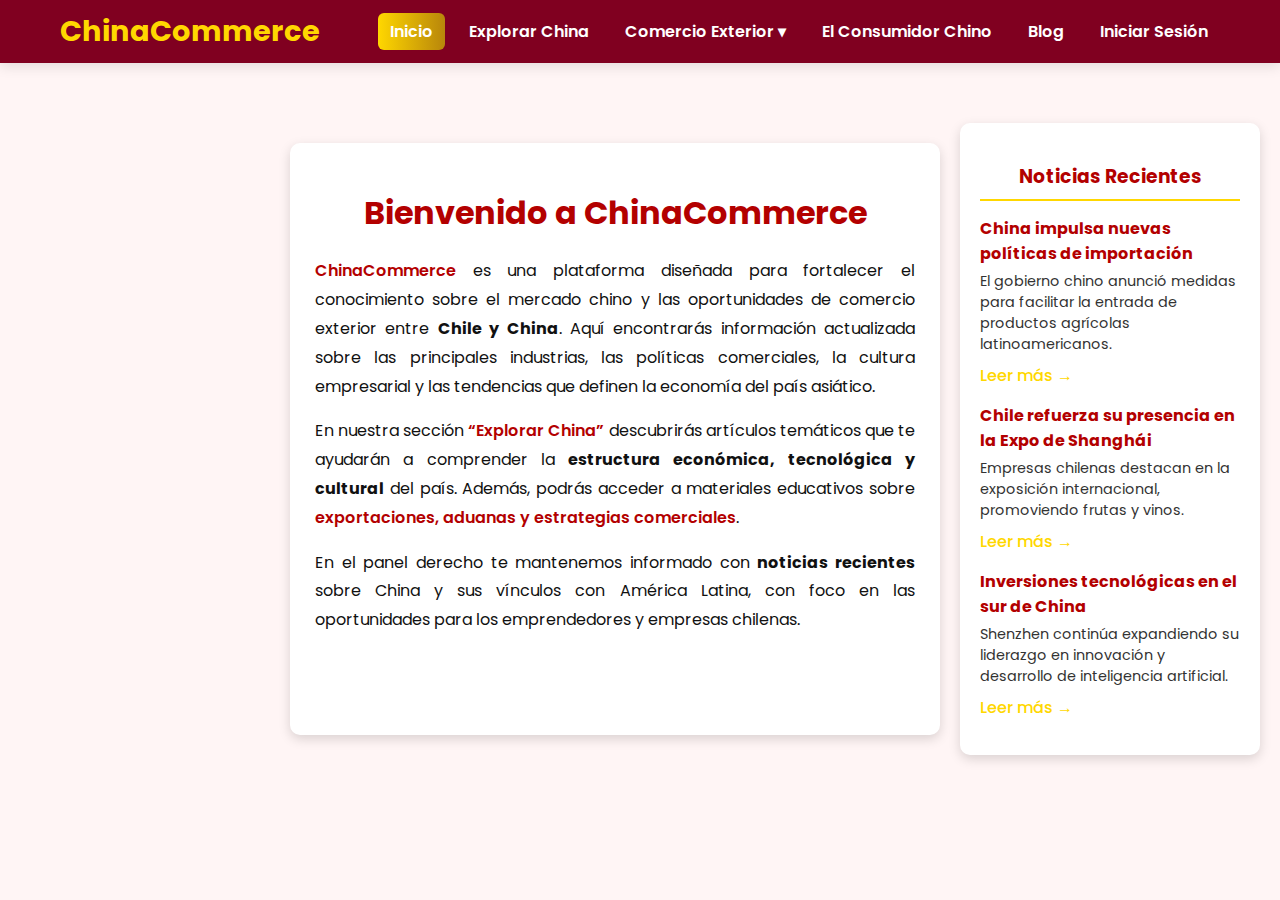
<file: index.html>
<!DOCTYPE html>
<html lang="es">
<head>
  <meta charset="UTF-8" />
  <meta name="viewport" content="width=device-width, initial-scale=1.0" />
  <title>ChinaCommerce — Inicio</title>

  <!-- Fuente -->
  <link href="https://fonts.googleapis.com/css2?family=Poppins:wght@400;600&display=swap" rel="stylesheet" />

  <!-- Estilos -->
  <link rel="stylesheet" href="chinacolores.css" />

  <style>
    /* ===== Estructura general ===== */
    body {
      background-color: #fff5f5;
      color: #111;
      font-family: 'Poppins', sans-serif;
      margin: 0;
      padding: 0;
    }

    /* ===== Contenedor principal ===== */
    .main-container {
      display: grid;
      grid-template-columns: 250px 1fr 300px;
      gap: 20px;
      max-width: 1400px;
      margin: 40px auto;
      padding: 20px;
    }

    /* ===== Índice lateral izquierdo ===== */
    .sidebar {
      background: #b30000;
      color: #fff;
      border-radius: 10px;
      padding: 20px;
      box-shadow: 0 4px 10px rgba(0,0,0,0.15);
    }

    .sidebar h3 {
      text-align: center;
      margin-bottom: 15px;
      color: #FFD700;
    }

    .sidebar ul {
      list-style: none;
      padding: 0;
      margin: 0;
    }

    .sidebar li {
      margin: 10px 0;
    }

    .sidebar a {
      color: #fff;
      text-decoration: none;
      font-weight: 500;
      transition: 0.3s;
    }

    .sidebar a:hover {
      color: #FFD700;
      text-decoration: underline;
    }

    /* ===== Contenido central ===== */
    .main-content {
      background: #fff;
      padding: 25px;
      border-radius: 10px;
      box-shadow: 0 4px 12px rgba(0,0,0,0.15);
    }

    .main-content h1 {
      color: #b30000;
      text-align: center;
      margin-bottom: 20px;
    }

    .main-content p {
      line-height: 1.8;
      font-size: 1rem;
      text-align: justify;
    }

    .highlight {
      color: #b30000;
      font-weight: 600;
    }

    /* ===== Noticias recientes ===== */
    .news-panel {
      background: #fff;
      border-radius: 10px;
      padding: 20px;
      box-shadow: 0 4px 12px rgba(0,0,0,0.15);
    }

    .news-panel h3 {
      color: #b30000;
      border-bottom: 2px solid #FFD700;
      padding-bottom: 8px;
      margin-bottom: 15px;
      text-align: center;
    }

    .news-item {
      margin-bottom: 15px;
    }

    .news-item h4 {
      color: #b30000;
      font-size: 1rem;
      margin: 0 0 5px 0;
    }

    .news-item p {
      font-size: 0.9rem;
      color: #333;
      margin: 0 0 8px 0;
    }

    .news-item a {
      color: #FFD700;
      text-decoration: none;
      font-weight: 500;
    }

    .news-item a:hover {
      text-decoration: underline;
    }

    /* ===== Responsivo ===== */
    @media (max-width: 992px) {
      .main-container {
        grid-template-columns: 1fr;
      }
      .sidebar, .news-panel {
        display: none;
      }
    }
  </style>
</head>
<body>

  <!-- Navbar principal -->
  <nav class="navbar">
    <div class="navbar-container">
      <div class="navbar-logo">ChinaCommerce</div>
      <ul class="navbar-links">
        <li><a href="index.html" class="nav-link active">Inicio</a></li>
        <li><a href="explorar.html" class="nav-link">Explorar China</a></li>
        <li class="dropdown">
          <a href="comercio.html" class="nav-link">Comercio Exterior ▾</a>
          <ul class="dropdown-menu">
            <li><a href="aduanas.html">Aduanas</a></li>
            <li><a href="beneficios.html">Beneficios</a></li>
            <li><a href="intermediarios.html">Intermediarios</a></li>
            <li><a href="contrato-compraventa.html">Contrato Compraventa</a></li>
            <li><a href="estrategia.html">Estrategia Exportadora</a></li>
            <li><a href="proceso.html">El Proceso de Exportar</a></li>
            <li><a href="pagos.html">Formas de Pago Internacionales</a></li>
            <li><a href="transporte.html">Transporte Internacional</a></li>
            <li><a href="seguro.html">Seguro de Transporte Internacional</a></li>
          </ul>
        </li>
        <li><a href="consumidor.html" class="nav-link">El Consumidor Chino</a></li>

        <!-- NUEVO BOTÓN BLOG -->
        <li><a href="blog.html" class="nav-link">Blog</a></li>

        <li><a href="login.html" class="nav-link">Iniciar Sesión</a></li>
      </ul>
    </div>
  </nav>

  <!-- Contenedor principal -->
  <div class="main-container">
    <aside></aside>

    <!-- Contenido central -->
    <section class="main-content">
      <h1>Bienvenido a ChinaCommerce</h1>
      <p>
        <strong class="highlight">ChinaCommerce</strong> es una plataforma diseñada para fortalecer el conocimiento sobre el mercado chino y las oportunidades de comercio exterior entre <strong>Chile y China</strong>. Aquí encontrarás información actualizada sobre las principales industrias, las políticas comerciales, la cultura empresarial y las tendencias que definen la economía del país asiático.
      </p>
      <p>
        En nuestra sección <span class="highlight">“Explorar China”</span> descubrirás artículos temáticos que te ayudarán a comprender la <strong>estructura económica, tecnológica y cultural</strong> del país. Además, podrás acceder a materiales educativos sobre <span class="highlight">exportaciones, aduanas y estrategias comerciales</span>.
      </p>
      <p>
        En el panel derecho te mantenemos informado con <strong>noticias recientes</strong> sobre China y sus vínculos con América Latina, con foco en las oportunidades para los emprendedores y empresas chilenas.
      </p>
    </section>

    <!-- Panel de noticias -->
    <aside class="news-panel">
      <h3>Noticias Recientes</h3>

      <div class="news-item">
        <h4>China impulsa nuevas políticas de importación</h4>
        <p>El gobierno chino anunció medidas para facilitar la entrada de productos agrícolas latinoamericanos.</p>
        <a href="#">Leer más →</a>
      </div>

      <div class="news-item">
        <h4>Chile refuerza su presencia en la Expo de Shanghái</h4>
        <p>Empresas chilenas destacan en la exposición internacional, promoviendo frutas y vinos.</p>
        <a href="#">Leer más →</a>
      </div>

      <div class="news-item">
        <h4>Inversiones tecnológicas en el sur de China</h4>
        <p>Shenzhen continúa expandiendo su liderazgo en innovación y desarrollo de inteligencia artificial.</p>
        <a href="#">Leer más →</a>
      </div>
    </aside>
  </div>

</body>
</html>
</file>
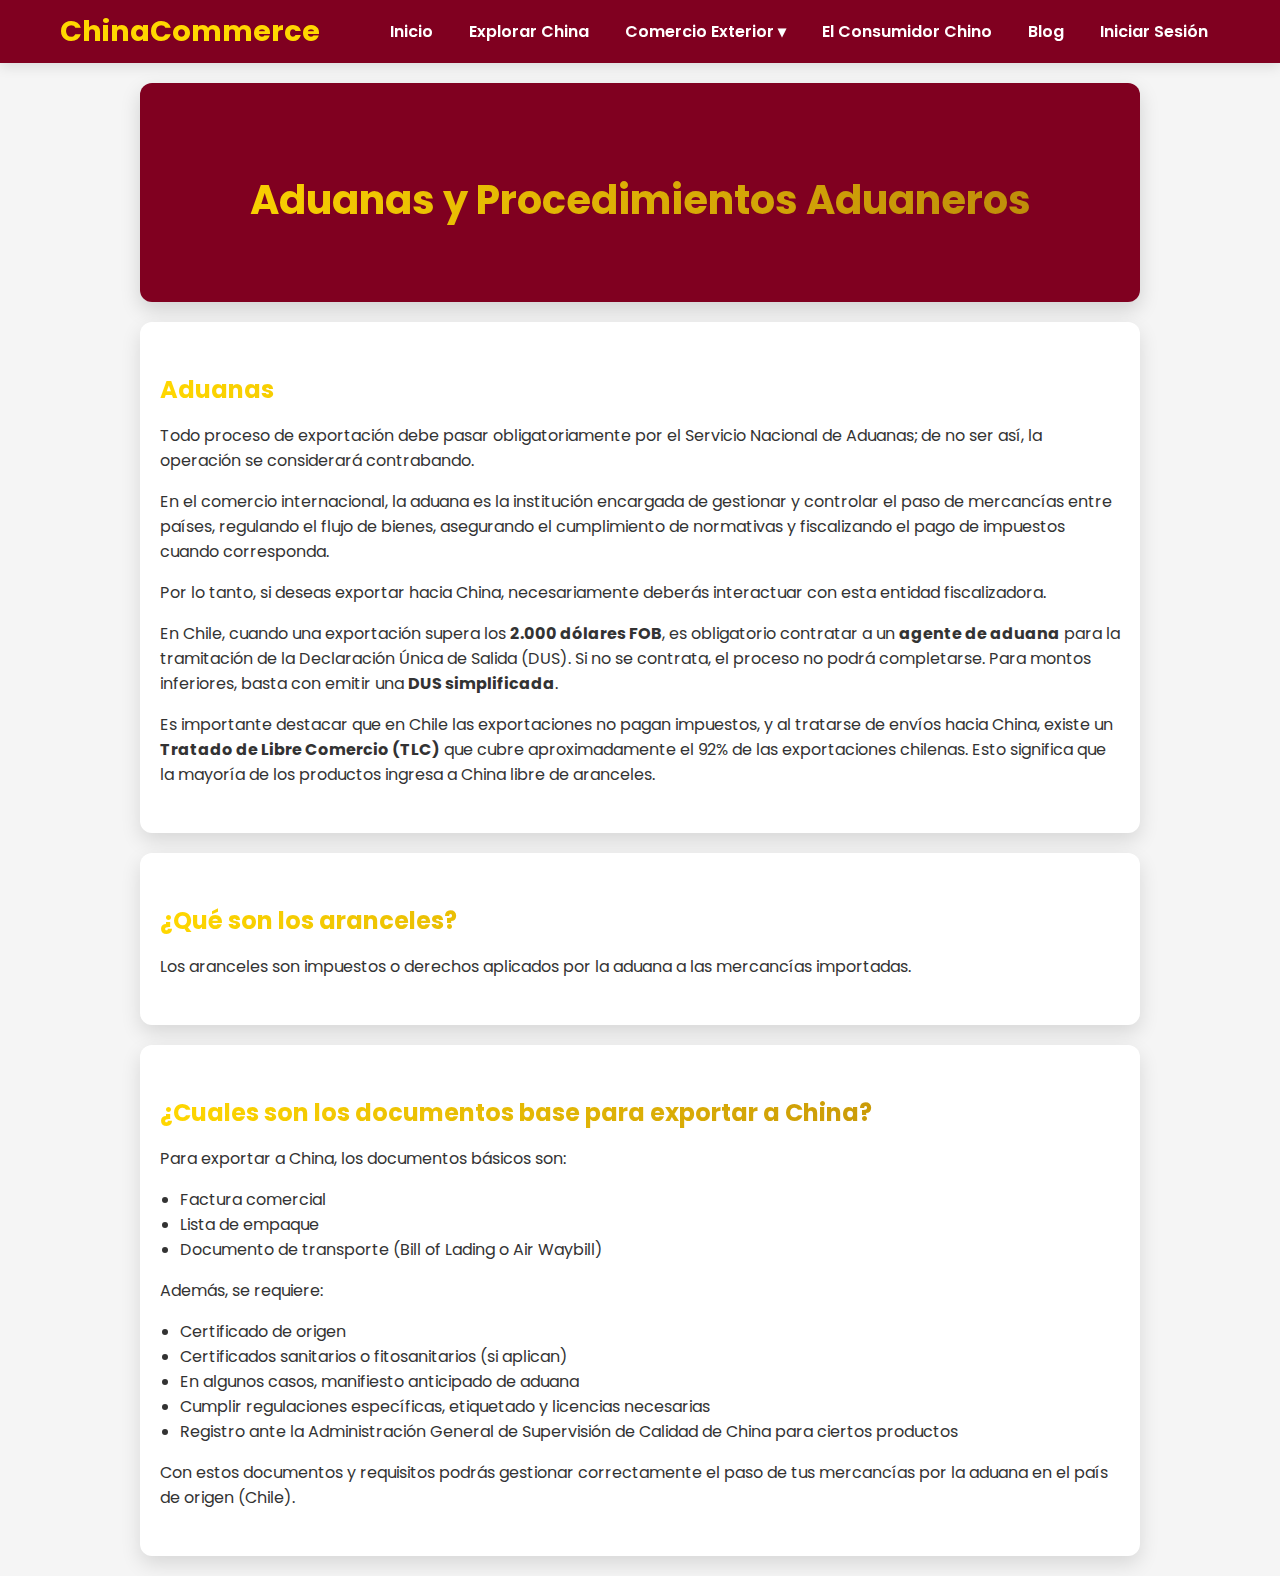
<file: aduanas.html>
<!DOCTYPE html>
<html lang="es">
<head>
  <meta charset="UTF-8" />
  <meta name="viewport" content="width=device-width, initial-scale=1.0" />
  <title>ChinaCommerce — Aduanas y Procedimientos Aduaneros</title>

  <!-- Fuente -->
  <link href="https://fonts.googleapis.com/css2?family=Poppins:wght@400;600&display=swap" rel="stylesheet" />

  <!-- Estilos -->
  <link rel="stylesheet" href="chinacolores.css" />
</head>
<body>


  <!-- Navbar principal -->
  <nav class="navbar">
    <div class="navbar-container">
      <div class="navbar-logo">ChinaCommerce</div>
      <ul class="navbar-links">
        <li><a href="index.html" class="nav-link active">Inicio</a></li>
        <li><a href="explorar.html" class="nav-link">Explorar China</a></li>
        <li class="dropdown">
          <a href="#" class="nav-link">Comercio Exterior ▾</a>
          <ul class="dropdown-menu">
            <li><a href="aduanas.html">Aduanas</a></li>
            <li><a href="beneficios.html">Beneficios</a></li>
            <li><a href="intermediarios.html">Intermediarios</a></li>
            <li><a href="contrato-compraventa.html">Contrato Compraventa</a></li>
            <li><a href="estrategia.html">Estrategia Exportadora</a></li>
            <li><a href="proceso.html">El Proceso de Exportar</a></li>
            <li><a href="pagos.html">Formas de Pago Internacionales</a></li>
            <li><a href="transporte.html">Transporte Internacional</a></li>
            <li><a href="seguro.html">Seguro de Transporte Internacional</a></li>
          </ul>
        </li>
        <li><a href="consumidor.html" class="nav-link">El Consumidor Chino</a></li>
        <li><a href="blog.html" class="nav-link">Blog</a></li>

        <li><a href="login.html" class="nav-link">Iniciar Sesión</a></li>
      </ul>
    </div>
  </nav>
  <!-- Contenido principal -->
  <main class="contenido">
    <section class="hero">
      <h1>Aduanas y Procedimientos Aduaneros</h1>
    </section>




<section class="contenido-section">
  <h2>Aduanas</h2>
    <p>Todo proceso de exportación debe pasar obligatoriamente por el Servicio Nacional de Aduanas; de no ser así, la operación se considerará contrabando.</p>
    <p>En el comercio internacional, la aduana es la institución encargada de gestionar y controlar el paso de mercancías entre países, regulando el flujo de bienes, asegurando el cumplimiento de normativas y fiscalizando el pago de impuestos cuando corresponda.</p>
    <p>Por lo tanto, si deseas exportar hacia China, necesariamente deberás interactuar con esta entidad fiscalizadora.</p>
    <p>En Chile, cuando una exportación supera los <strong>2.000 dólares FOB</strong>, es obligatorio contratar a un <strong>agente de aduana</strong> para la tramitación de la Declaración Única de Salida (DUS). Si no se contrata, el proceso no podrá completarse. Para montos inferiores, basta con emitir una <strong>DUS simplificada</strong>.</p>
    <p>Es importante destacar que en Chile las exportaciones no pagan impuestos, y al tratarse de envíos hacia China, existe un <strong>Tratado de Libre Comercio (TLC)</strong> que cubre aproximadamente el 92% de las exportaciones chilenas. Esto significa que la mayoría de los productos ingresa a China libre de aranceles.</p>
</section>

<section class="contenido-section">
    <h2>¿Qué son los aranceles?</h2>
    <p>Los aranceles son impuestos o derechos aplicados por la aduana a las mercancías importadas.</p>
</section>

<section class="contenido-section">
  <h2>¿Cuales son los documentos base para exportar a China?</h2>
    <p>Para exportar a China, los documentos básicos son:</p>
    <ul>
        <li>Factura comercial</li>
        <li>Lista de empaque</li>
        <li>Documento de transporte (Bill of Lading o Air Waybill)</li>
    </ul>
    <p>Además, se requiere:</p>
    <ul>
        <li>Certificado de origen</li>
        <li>Certificados sanitarios o fitosanitarios (si aplican)</li>
        <li>En algunos casos, manifiesto anticipado de aduana</li>
        <li>Cumplir regulaciones específicas, etiquetado y licencias necesarias</li>
        <li>Registro ante la Administración General de Supervisión de Calidad de China para ciertos productos</li>
    </ul>
    <p>Con estos documentos y requisitos podrás gestionar correctamente el paso de tus mercancías por la aduana en el país de origen (Chile).</p>
</section>

  </main>

  <script src="script.js"></script>
</body>
</html>
</file>
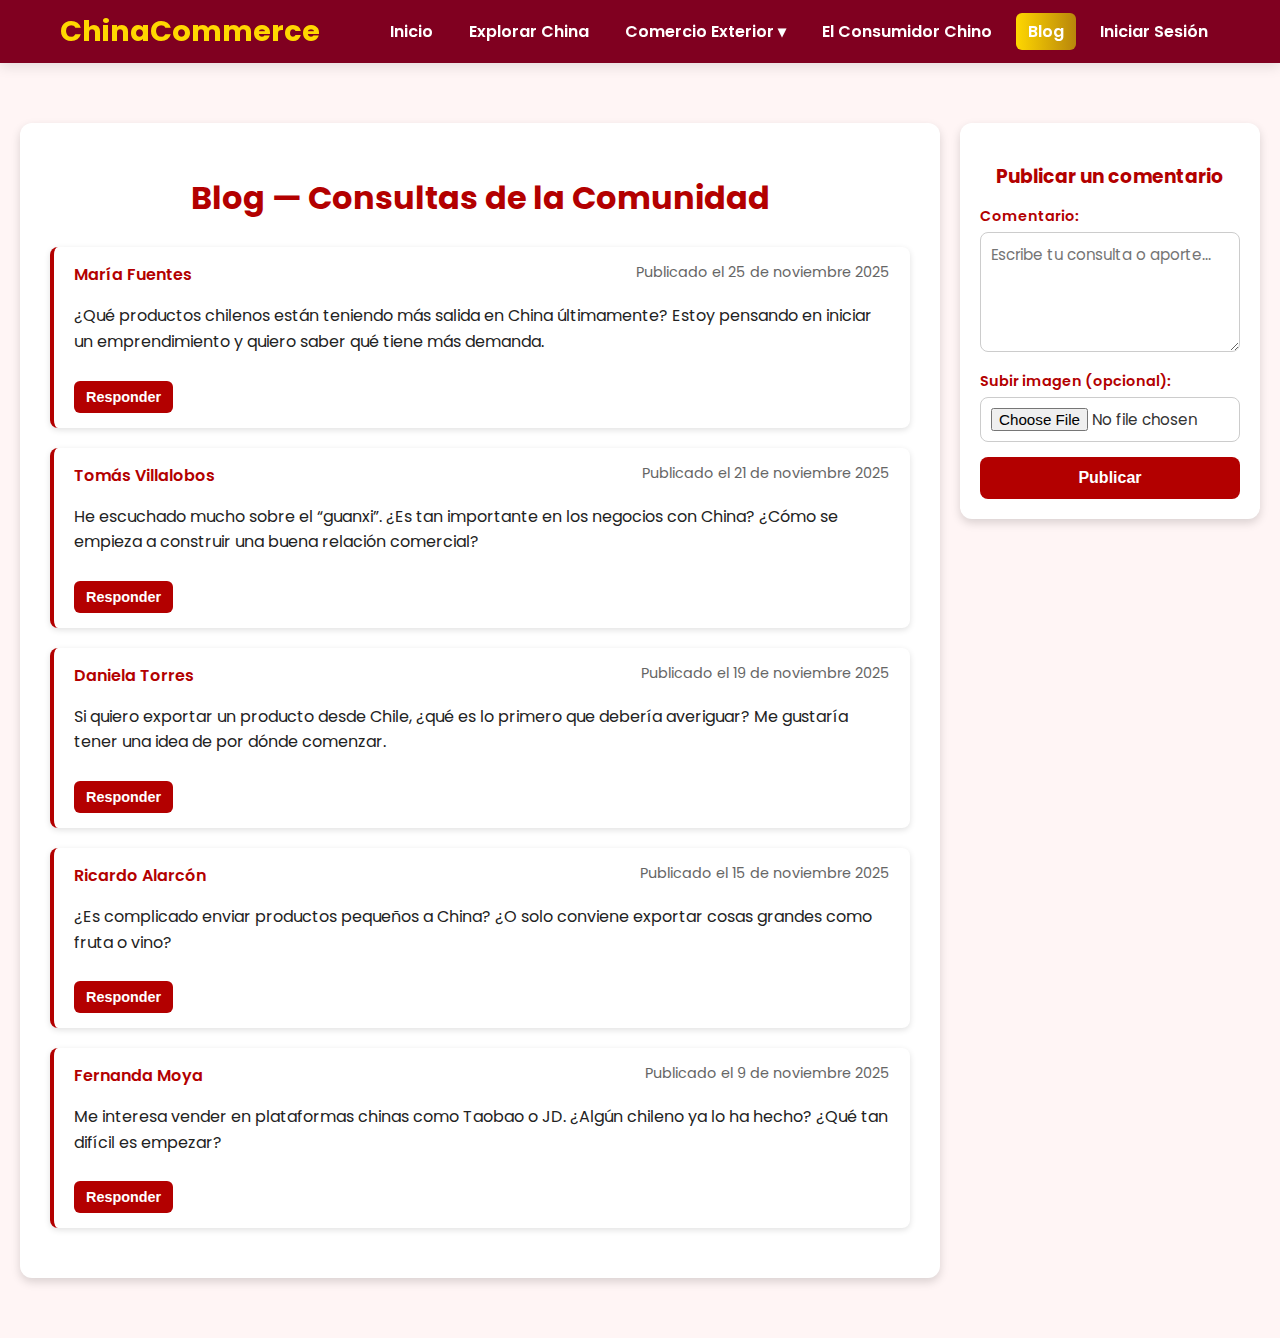
<file: blog.html>
<!DOCTYPE html>
<html lang="es">
<head>
  <meta charset="UTF-8" />
  <meta name="viewport" content="width=device-width, initial-scale=1.0" />
  <title>ChinaCommerce — Blog</title>
  <link rel="stylesheet" href="chinacolores.css" />
  <link href="https://fonts.googleapis.com/css2?family=Poppins:wght@400;600&display=swap" rel="stylesheet" />

  <style>
    body {
      background-color: #fff5f5;
      font-family: 'Poppins', sans-serif;
      margin: 0;
      padding: 0;
    }

    /* ===== Contenedor tipo grid ===== */
    .blog-layout {
      display: grid;
      grid-template-columns: 1fr 300px;
      max-width: 1300px;
      margin: 40px auto;
      gap: 20px;
      padding: 20px;
    }

    /* ===== Contenido principal ===== */
    .blog-container {
      background: #ffffff;
      padding: 30px;
      border-radius: 12px;
      box-shadow: 0 4px 10px rgba(0,0,0,0.15);
    }

    h1 {
      color: #b30000;
      text-align: center;
      margin-bottom: 25px;
    }

    .comment {
      background: #fff;
      border-left: 4px solid #b30000;
      padding: 15px 20px;
      margin-bottom: 20px;
      border-radius: 8px;
      box-shadow: 0 2px 6px rgba(0,0,0,0.12);
    }

    .comment-header {
      display: flex;
      justify-content: space-between;
      margin-bottom: 8px;
    }

    .comment-user {
      font-weight: 600;
      color: #b30000;
    }

    .comment-date {
      font-size: 0.9rem;
      color: #666;
    }

    .comment-text {
      font-size: 1rem;
      color: #222;
      line-height: 1.6;
    }

    .reply-button {
      margin-top: 10px;
      background: #b30000;
      color: #fff;
      border: none;
      padding: 8px 12px;
      border-radius: 6px;
      cursor: pointer;
      font-size: 0.9rem;
      font-weight: 600;
      transition: .3s;
    }

    .reply-button:hover {
      background: #8a0000;
    }

    /* ===== Aside: formulario simulado ===== */
    .aside-publicar {
      background: #ffffff;
      padding: 20px;
      border-radius: 12px;
      box-shadow: 0 4px 10px rgba(0,0,0,0.15);
      height: fit-content;
    }

    .aside-publicar h3 {
      color: #b30000;
      margin-bottom: 15px;
      text-align: center;
    }

    .aside-publicar label {
      font-size: 0.9rem;
      font-weight: 600;
      display: block;
      margin-top: 12px;
      color: #b30000;
    }

    .aside-publicar input,
    .aside-publicar textarea {
      width: 100%;
      padding: 10px;
      margin-top: 5px;
      border: 1px solid #ccc;
      border-radius: 8px;
      font-size: 0.95rem;
      font-family: 'Poppins', sans-serif;
    }

    .aside-publicar textarea {
      height: 120px;
      resize: vertical;
    }

    .aside-publicar button {
      margin-top: 15px;
      width: 100%;
      background: #b30000;
      color: #fff;
      border: none;
      padding: 12px;
      border-radius: 8px;
      font-size: 1rem;
      font-weight: 600;
      cursor: pointer;
      transition: 0.3s;
    }

    .aside-publicar button:hover {
      background: #8a0000;
    }

    /* ===== Responsivo ===== */
    @media (max-width: 992px) {
      .blog-layout {
        grid-template-columns: 1fr;
      }
    }
  </style>
</head>

<body>

  <!-- Navbar -->
  <nav class="navbar">
    <div class="navbar-container">
      <div class="navbar-logo">ChinaCommerce</div>
      <ul class="navbar-links">
        <li><a href="index.html" class="nav-link">Inicio</a></li>
        <li><a href="explorar.html" class="nav-link">Explorar China</a></li>

        <li class="dropdown">
          <a href="comercio.html" class="nav-link">Comercio Exterior ▾</a>
          <ul class="dropdown-menu">
            <li><a href="aduanas.html">Aduanas</a></li>
            <li><a href="beneficios.html">Beneficios</a></li>
            <li><a href="intermediarios.html">Intermediarios</a></li>
            <li><a href="contrato-compraventa.html">Contrato Compraventa</a></li>
            <li><a href="estrategia.html">Estrategia Exportadora</a></li>
            <li><a href="proceso.html">El Proceso de Exportar</a></li>
            <li><a href="pagos.html">Formas de Pago Internacionales</a></li>
            <li><a href="transporte.html">Transporte Internacional</a></li>
            <li><a href="seguro.html">Seguro de Transporte Internacional</a></li>
          </ul>
        </li>

        <li><a href="consumidor.html" class="nav-link">El Consumidor Chino</a></li>
        <li><a href="blog.html" class="nav-link active">Blog</a></li>
        <li><a href="login.html" class="nav-link">Iniciar Sesión</a></li>
      </ul>
    </div>
  </nav>

  <!-- Layout principal -->
  <div class="blog-layout">

    <!-- Columna izquierda: Comentarios -->
    <div class="blog-container">
      <h1>Blog — Consultas de la Comunidad</h1>

      <!-- Comentario 1 -->
      <div class="comment">
        <div class="comment-header">
          <span class="comment-user">María Fuentes</span>
          <span class="comment-date">Publicado el 25 de noviembre 2025</span>
        </div>
        <p class="comment-text">
          ¿Qué productos chilenos están teniendo más salida en China últimamente? Estoy pensando en iniciar un emprendimiento y quiero saber qué tiene más demanda.
        </p>
        <button class="reply-button">Responder</button>
      </div>

      <!-- Comentario 2 -->
      <div class="comment">
        <div class="comment-header">
          <span class="comment-user">Tomás Villalobos</span>
          <span class="comment-date">Publicado el 21 de noviembre 2025</span>
        </div>
        <p class="comment-text">
          He escuchado mucho sobre el “guanxi”. ¿Es tan importante en los negocios con China? ¿Cómo se empieza a construir una buena relación comercial?
        </p>
        <button class="reply-button">Responder</button>
      </div>

      <!-- Comentario 3 -->
      <div class="comment">
        <div class="comment-header">
          <span class="comment-user">Daniela Torres</span>
          <span class="comment-date">Publicado el 19 de noviembre 2025</span>
        </div>
        <p class="comment-text">
          Si quiero exportar un producto desde Chile, ¿qué es lo primero que debería averiguar? Me gustaría tener una idea de por dónde comenzar.
        </p>
        <button class="reply-button">Responder</button>
      </div>

      <!-- Comentario 4 -->
      <div class="comment">
        <div class="comment-header">
          <span class="comment-user">Ricardo Alarcón</span>
          <span class="comment-date">Publicado el 15 de noviembre 2025</span>
        </div>
        <p class="comment-text">
          ¿Es complicado enviar productos pequeños a China? ¿O solo conviene exportar cosas grandes como fruta o vino?
        </p>
        <button class="reply-button">Responder</button>
      </div>

      <!-- Comentario 5 -->
      <div class="comment">
        <div class="comment-header">
          <span class="comment-user">Fernanda Moya</span>
          <span class="comment-date">Publicado el 9 de noviembre 2025</span>
        </div>
        <p class="comment-text">
          Me interesa vender en plataformas chinas como Taobao o JD. ¿Algún chileno ya lo ha hecho? ¿Qué tan difícil es empezar?
        </p>
        <button class="reply-button">Responder</button>
      </div>

    </div>

    <!-- Columna derecha: Publicar comentario -->
    <aside class="aside-publicar">
      <h3>Publicar un comentario</h3>

      <label for="comentario">Comentario:</label>
      <textarea id="comentario" placeholder="Escribe tu consulta o aporte..."></textarea>

      <label for="archivo">Subir imagen (opcional):</label>
      <input type="file" id="archivo">

      <button>Publicar</button>
    </aside>

  </div>

</body>
</html>
</file>
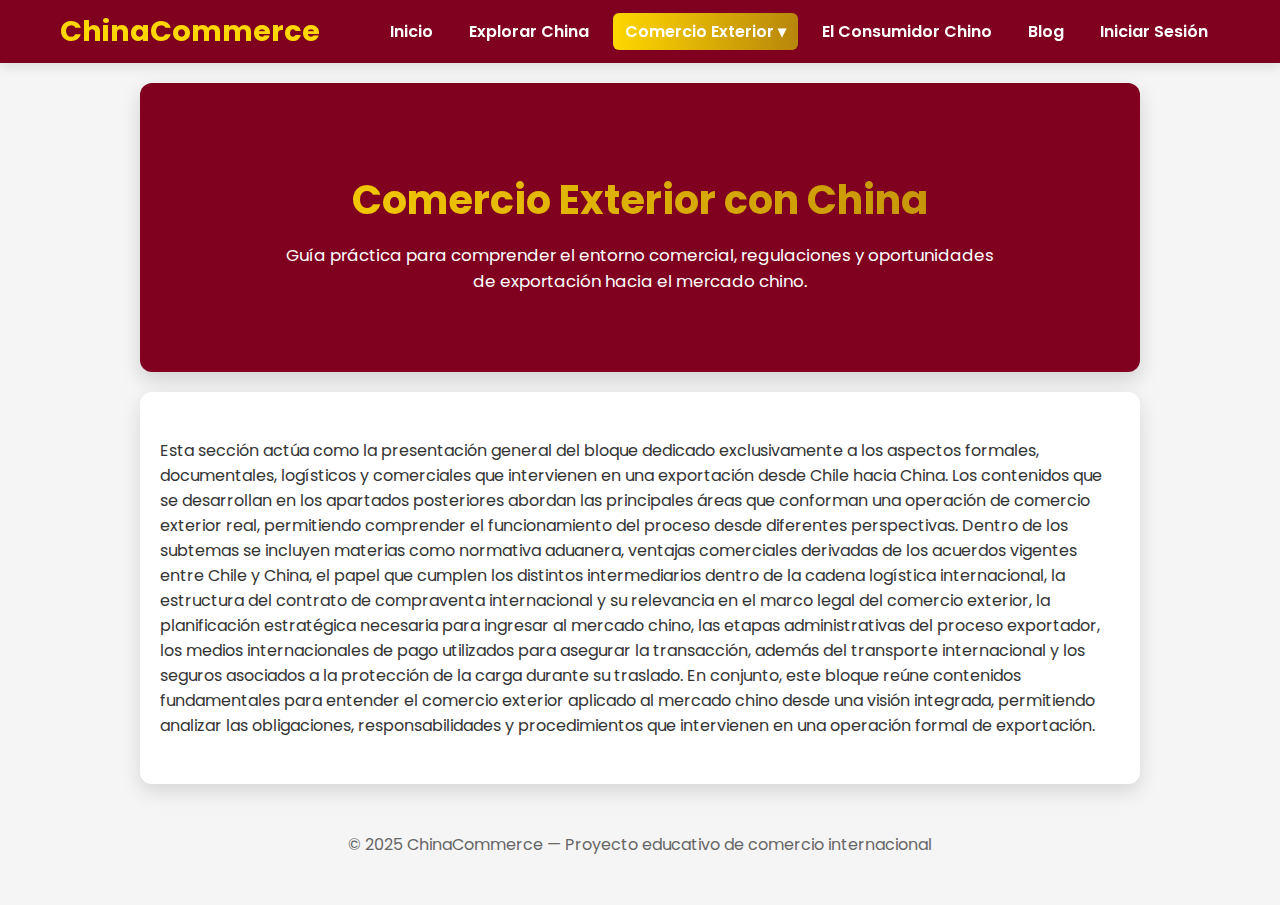
<file: comercio.html>
<!DOCTYPE html>
<html lang="es">
<head>
  <meta charset="UTF-8" />
  <meta name="viewport" content="width=device-width, initial-scale=1.0" />
  <title>ChinaCommerce — Comercio Exterior</title>

  <!-- Fuente y CSS -->
  <link href="https://fonts.googleapis.com/css2?family=Poppins:wght@400;600&display=swap" rel="stylesheet" />
  <link rel="stylesheet" href="chinacolores.css" />
</head>
<body>

  <!-- Navbar principal -->
  <nav class="navbar">
    <div class="navbar-container">
      <div class="navbar-logo">ChinaCommerce</div>
      <ul class="navbar-links">
        <li><a href="index.html" class="nav-link active">Inicio</a></li>
        <li><a href="explorar.html" class="nav-link">Explorar China</a></li>
        <li class="dropdown">
          <a href="comercio.html" class="nav-link">Comercio Exterior ▾</a>
          <ul class="dropdown-menu">
            <li><a href="aduanas.html">Aduanas</a></li>
            <li><a href="beneficios.html">Beneficios</a></li>
            <li><a href="intermediarios.html">Intermediarios</a></li>
            <li><a href="contrato-compraventa.html">Contrato Compraventa</a></li>
            <li><a href="estrategia.html">Estrategia Exportadora</a></li>
            <li><a href="proceso.html">El Proceso de Exportar</a></li>
            <li><a href="pagos.html">Formas de Pago Internacionales</a></li>
            <li><a href="transporte.html">Transporte Internacional</a></li>
            <li><a href="seguro.html">Seguro de Transporte Internacional</a></li>
          </ul>
        </li>
        <li><a href="consumidor.html" class="nav-link">El Consumidor Chino</a></li>
        <li><a href="blog.html" class="nav-link">Blog</a></li>
        <li><a href="login.html" class="nav-link">Iniciar Sesión</a></li>
      </ul>
    </div>
  </nav>


  <!-- Hero -->
  <div class="hero">
    <h1>Comercio Exterior con China</h1>
    <p>Guía práctica para comprender el entorno comercial, regulaciones y oportunidades de exportación hacia el mercado chino.</p>
  </div>

  <!-- Secciones -->
  <section id="aduanas">
    <p>Esta sección actúa como la presentación general del bloque dedicado exclusivamente a los aspectos formales, documentales, logísticos y comerciales que intervienen en una exportación desde Chile hacia China. Los contenidos que se desarrollan en los apartados posteriores abordan las principales áreas que conforman una operación de comercio exterior real, permitiendo comprender el funcionamiento del proceso desde diferentes perspectivas.
Dentro de los subtemas se incluyen materias como normativa aduanera, ventajas comerciales derivadas de los acuerdos vigentes entre Chile y China, el papel que cumplen los distintos intermediarios dentro de la cadena logística internacional, la estructura del contrato de compraventa internacional y su relevancia en el marco legal del comercio exterior, la planificación estratégica necesaria para ingresar al mercado chino, las etapas administrativas del proceso exportador, los medios internacionales de pago utilizados para asegurar la transacción, además del transporte internacional y los seguros asociados a la protección de la carga durante su traslado.
En conjunto, este bloque reúne contenidos fundamentales para entender el comercio exterior aplicado al mercado chino desde una visión integrada, permitiendo analizar las obligaciones, responsabilidades y procedimientos que intervienen en una operación formal de exportación.
</p>
  </section>

  <footer class="footer">
    <p>© 2025 ChinaCommerce — Proyecto educativo de comercio internacional</p>
  </footer>

  <script src="script.js"></script>
</body>
</html>
</file>
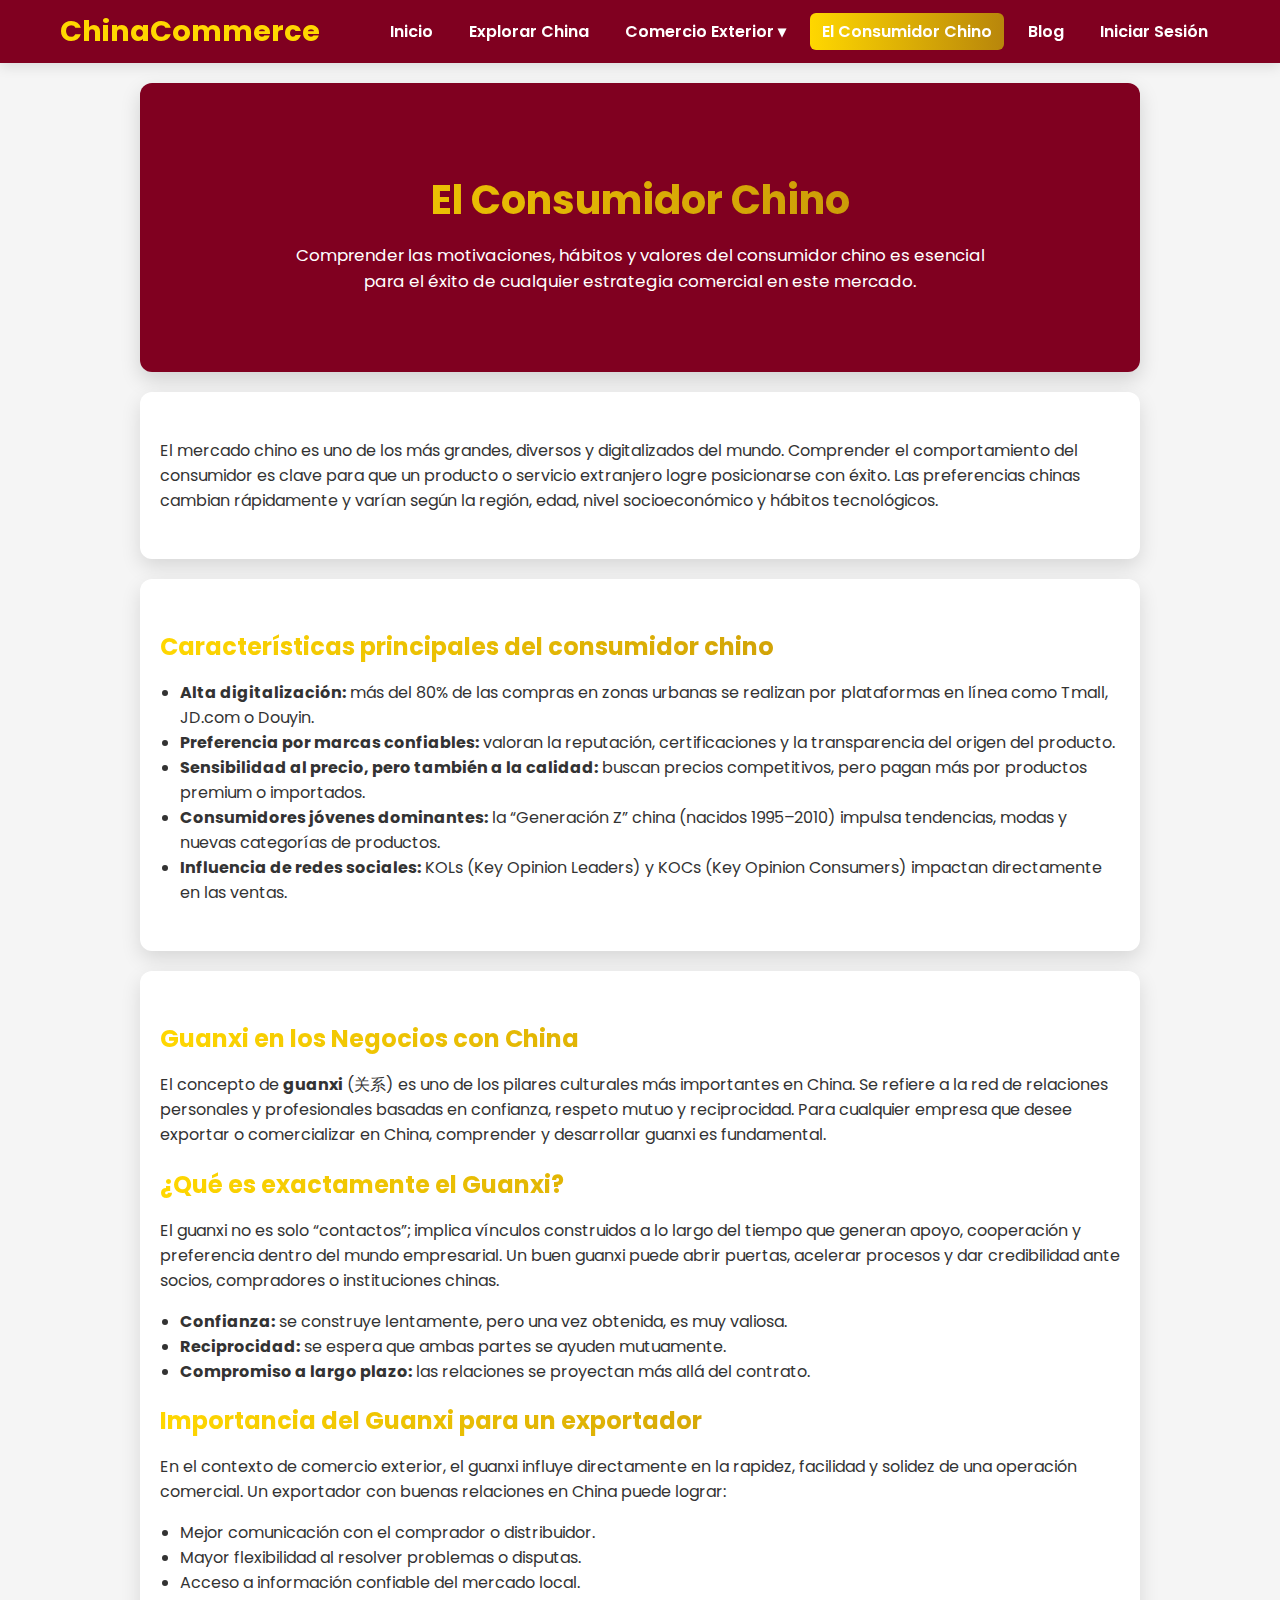
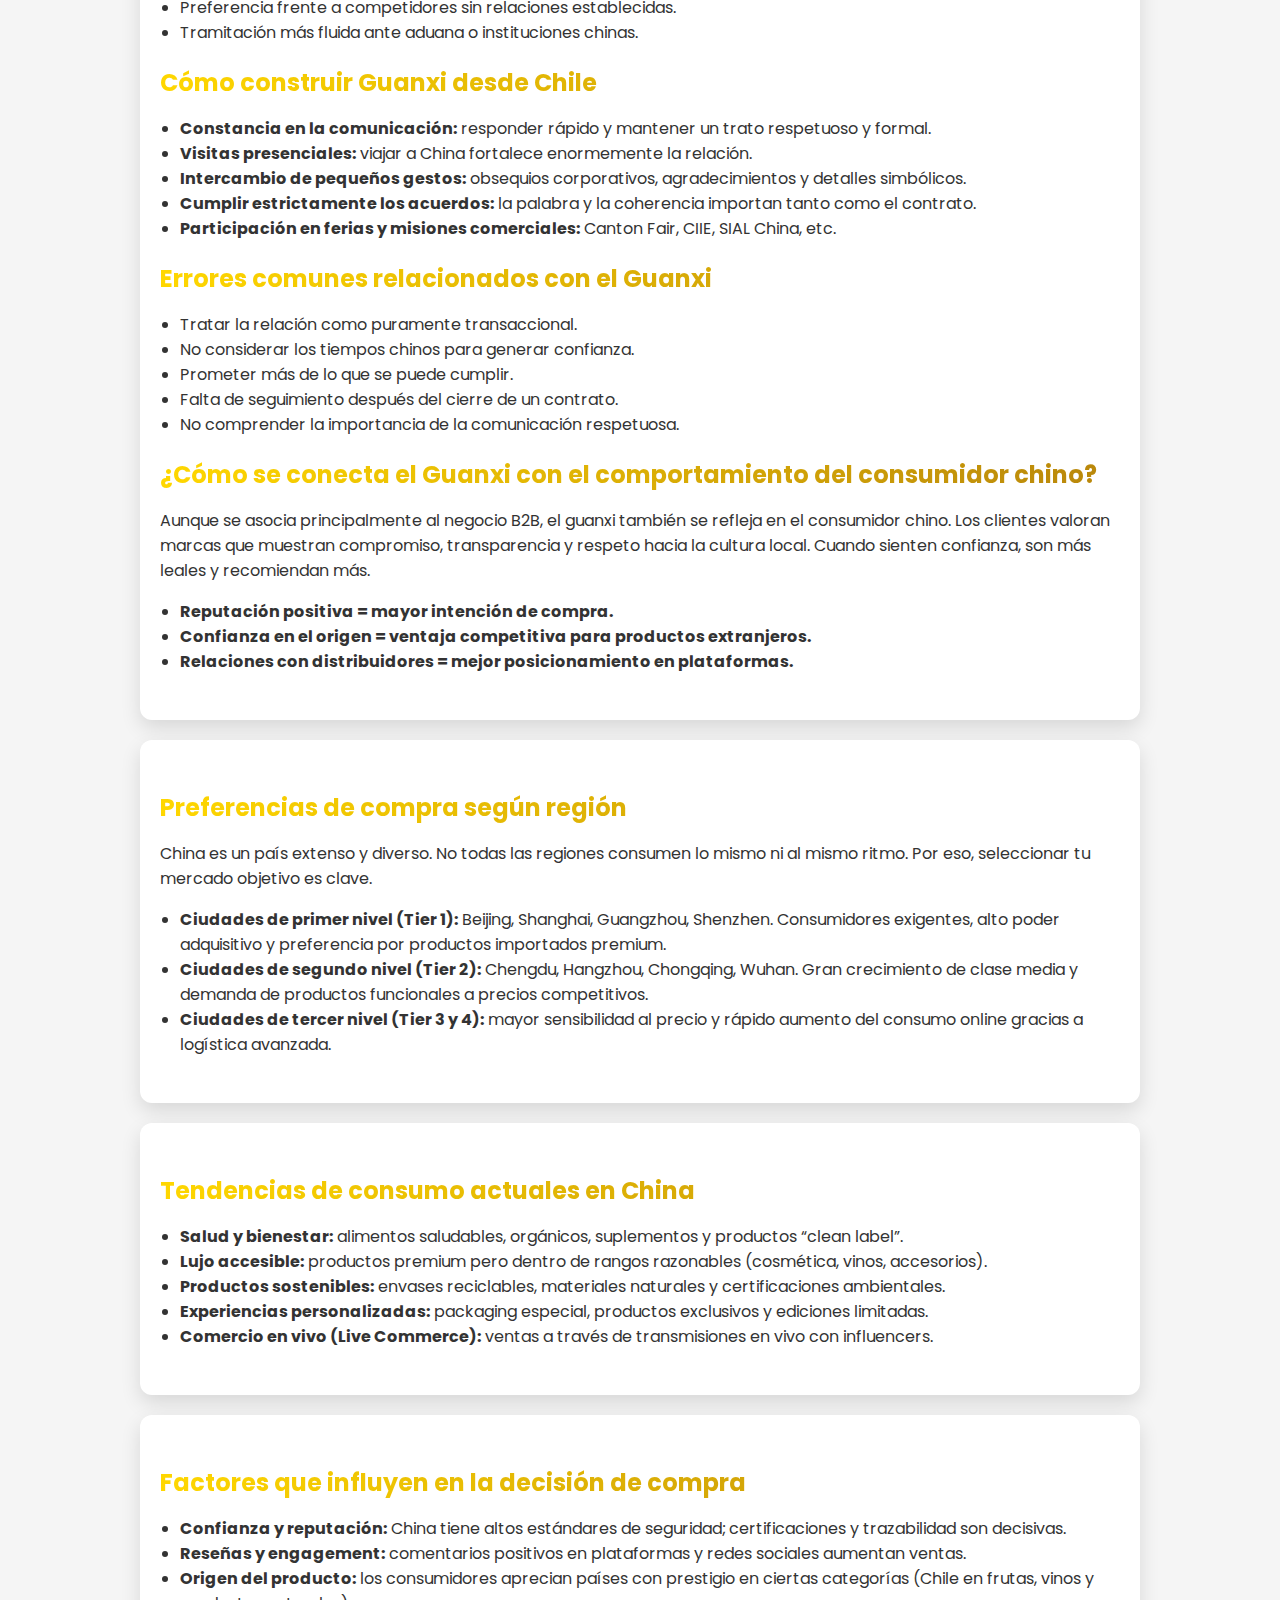
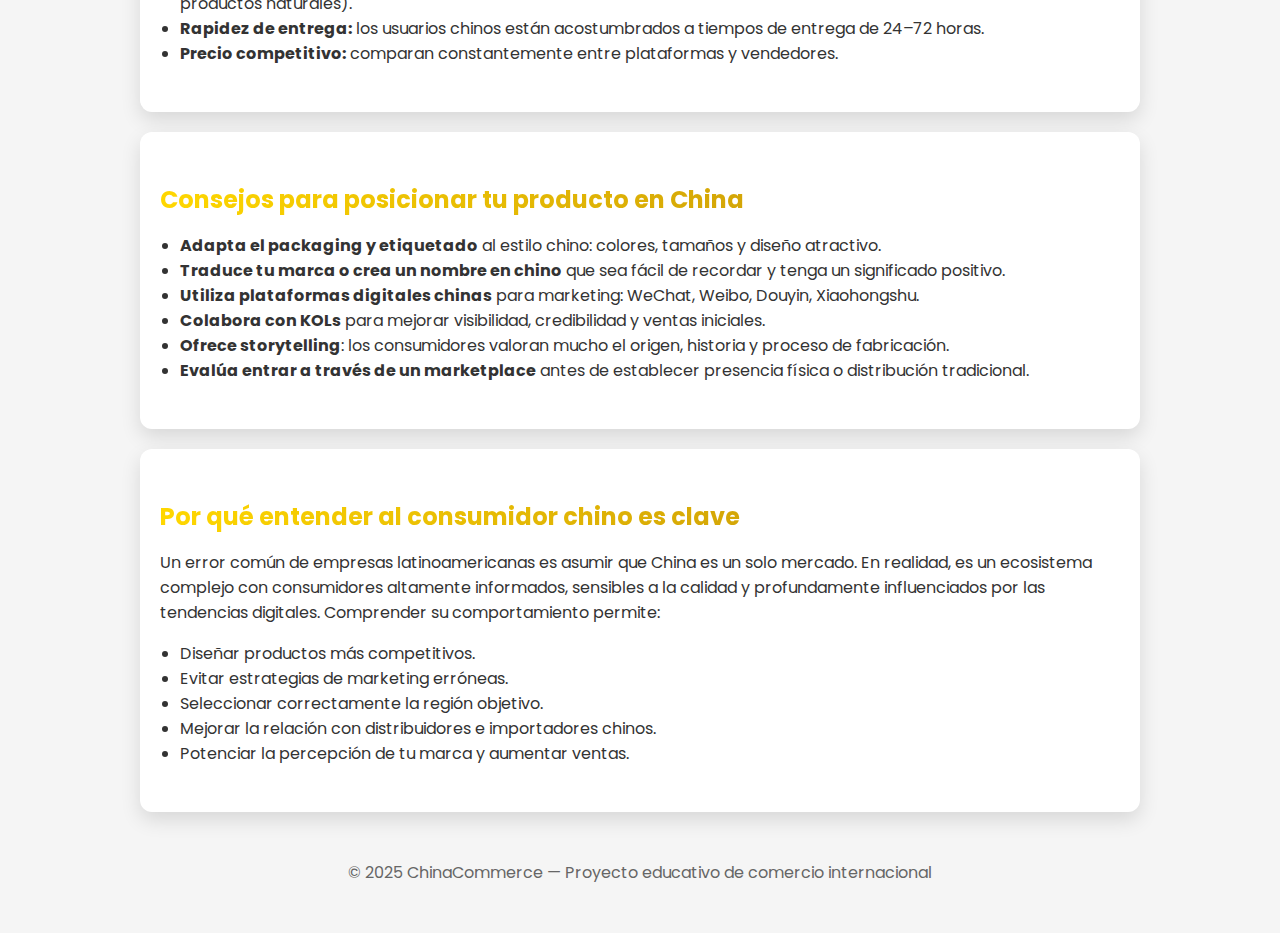
<file: consumidor.html>
<!DOCTYPE html>
<html lang="es">
<head>
  <meta charset="UTF-8" />
  <meta name="viewport" content="width=device-width, initial-scale=1.0" />
  <title>ChinaCommerce — El Consumidor Chino</title>

  <!-- Fuente y CSS -->
  <link href="https://fonts.googleapis.com/css2?family=Poppins:wght@400;600&display=swap" rel="stylesheet" />
  <link rel="stylesheet" href="chinacolores.css" />
</head>
<body>

  <!-- Navbar principal -->
  <nav class="navbar">
    <div class="navbar-container">
      <div class="navbar-logo">ChinaCommerce</div>
      <ul class="navbar-links">
        <li><a href="index.html" class="nav-link active">Inicio</a></li>
        <li><a href="explorar.html" class="nav-link">Explorar China</a></li>
        <li class="dropdown">
          <a href="comercio.html" class="nav-link">Comercio Exterior ▾</a>
          <ul class="dropdown-menu">
            <li><a href="aduanas.html">Aduanas</a></li>
            <li><a href="beneficios.html">Beneficios</a></li>
            <li><a href="intermediarios.html">Intermediarios</a></li>
            <li><a href="contrato-compraventa.html">Contrato Compraventa</a></li>
            <li><a href="estrategia.html">Estrategia Exportadora</a></li>
            <li><a href="proceso.html">El Proceso de Exportar</a></li>
            <li><a href="pagos.html">Formas de Pago Internacionales</a></li>
            <li><a href="transporte.html">Transporte Internacional</a></li>
            <li><a href="seguro.html">Seguro de Transporte Internacional</a></li>
          </ul>
        </li>
        <li><a href="consumidor.html" class="nav-link">El Consumidor Chino</a></li>
        <li><a href="blog.html" class="nav-link">Blog</a></li>
        <li><a href="login.html" class="nav-link">Iniciar Sesión</a></li>
      </ul>
    </div>
  </nav>

<main>
  <!-- Hero -->
  <div class="hero">
    <h1>El Consumidor Chino</h1>
    <p>Comprender las motivaciones, hábitos y valores del consumidor chino es esencial para el éxito de cualquier estrategia comercial en este mercado.</p>
  </div>

<section class="contenido-section">
    <p>El mercado chino es uno de los más grandes, diversos y digitalizados del mundo. Comprender el comportamiento del consumidor es clave para que un producto o servicio extranjero logre posicionarse con éxito. Las preferencias chinas cambian rápidamente y varían según la región, edad, nivel socioeconómico y hábitos tecnológicos.</p>
</section>

<section class="contenido-section">
  <h2>Características principales del consumidor chino</h2>

    <ul>
        <li><strong>Alta digitalización:</strong> más del 80% de las compras en zonas urbanas se realizan por plataformas en línea como Tmall, JD.com o Douyin.</li>
        <li><strong>Preferencia por marcas confiables:</strong> valoran la reputación, certificaciones y la transparencia del origen del producto.</li>
        <li><strong>Sensibilidad al precio, pero también a la calidad:</strong> buscan precios competitivos, pero pagan más por productos premium o importados.</li>
        <li><strong>Consumidores jóvenes dominantes:</strong> la “Generación Z” china (nacidos 1995–2010) impulsa tendencias, modas y nuevas categorías de productos.</li>
        <li><strong>Influencia de redes sociales:</strong> KOLs (Key Opinion Leaders) y KOCs (Key Opinion Consumers) impactan directamente en las ventas.</li>
    </ul>
</section>


<section class="contenido-section">
  <h2>Guanxi en los Negocios con China</h2>
    <p>El concepto de <strong>guanxi</strong> (关系) es uno de los pilares culturales más importantes en China. Se refiere a la red de relaciones personales y profesionales basadas en confianza, respeto mutuo y reciprocidad. Para cualquier empresa que desee exportar o comercializar en China, comprender y desarrollar guanxi es fundamental.</p>


  <h2>¿Qué es exactamente el Guanxi?</h2>
    <p>El guanxi no es solo “contactos”; implica vínculos construidos a lo largo del tiempo que generan apoyo, cooperación y preferencia dentro del mundo empresarial. Un buen guanxi puede abrir puertas, acelerar procesos y dar credibilidad ante socios, compradores o instituciones chinas.</p>
    <ul>
        <li><strong>Confianza:</strong> se construye lentamente, pero una vez obtenida, es muy valiosa.</li>
        <li><strong>Reciprocidad:</strong> se espera que ambas partes se ayuden mutuamente.</li>
        <li><strong>Compromiso a largo plazo:</strong> las relaciones se proyectan más allá del contrato.</li>
    </ul>


  <h2>Importancia del Guanxi para un exportador</h2>
    <p>En el contexto de comercio exterior, el guanxi influye directamente en la rapidez, facilidad y solidez de una operación comercial. Un exportador con buenas relaciones en China puede lograr:</p>
    <ul>
        <li>Mejor comunicación con el comprador o distribuidor.</li>
        <li>Mayor flexibilidad al resolver problemas o disputas.</li>
        <li>Acceso a información confiable del mercado local.</li>
        <li>Preferencia frente a competidores sin relaciones establecidas.</li>
        <li>Tramitación más fluida ante aduana o instituciones chinas.</li>
    </ul>


  <h2>Cómo construir Guanxi desde Chile</h2>
    <ul>
        <li><strong>Constancia en la comunicación:</strong> responder rápido y mantener un trato respetuoso y formal.</li>
        <li><strong>Visitas presenciales:</strong> viajar a China fortalece enormemente la relación.</li>
        <li><strong>Intercambio de pequeños gestos:</strong> obsequios corporativos, agradecimientos y detalles simbólicos.</li>
        <li><strong>Cumplir estrictamente los acuerdos:</strong> la palabra y la coherencia importan tanto como el contrato.</li>
        <li><strong>Participación en ferias y misiones comerciales:</strong> Canton Fair, CIIE, SIAL China, etc.</li>
    </ul>


  <h2>Errores comunes relacionados con el Guanxi</h2>
    <ul>
        <li>Tratar la relación como puramente transaccional.</li>
        <li>No considerar los tiempos chinos para generar confianza.</li>
        <li>Prometer más de lo que se puede cumplir.</li>
        <li>Falta de seguimiento después del cierre de un contrato.</li>
        <li>No comprender la importancia de la comunicación respetuosa.</li>
    </ul>


  <h2>¿Cómo se conecta el Guanxi con el comportamiento del consumidor chino?</h2>
    <p>Aunque se asocia principalmente al negocio B2B, el guanxi también se refleja en el consumidor chino. Los clientes valoran marcas que muestran compromiso, transparencia y respeto hacia la cultura local. Cuando sienten confianza, son más leales y recomiendan más.</p>
    <ul>
        <li><strong>Reputación positiva = mayor intención de compra.</strong></li>
        <li><strong>Confianza en el origen = ventaja competitiva para productos extranjeros.</strong></li>
        <li><strong>Relaciones con distribuidores = mejor posicionamiento en plataformas.</strong></li>
    </ul>
  </section>


<section class="contenido-section">
  <h2>Preferencias de compra según región</h2>

    <p>China es un país extenso y diverso. No todas las regiones consumen lo mismo ni al mismo ritmo. Por eso, seleccionar tu mercado objetivo es clave.</p>
    <ul>
        <li><strong>Ciudades de primer nivel (Tier 1):</strong> Beijing, Shanghai, Guangzhou, Shenzhen. Consumidores exigentes, alto poder adquisitivo y preferencia por productos importados premium.</li>
        <li><strong>Ciudades de segundo nivel (Tier 2):</strong> Chengdu, Hangzhou, Chongqing, Wuhan. Gran crecimiento de clase media y demanda de productos funcionales a precios competitivos.</li>
        <li><strong>Ciudades de tercer nivel (Tier 3 y 4):</strong> mayor sensibilidad al precio y rápido aumento del consumo online gracias a logística avanzada.</li>
    </ul>
</section>

<section class="contenido-section">
  <h2>Tendencias de consumo actuales en China</h2>

    <ul>
        <li><strong>Salud y bienestar:</strong> alimentos saludables, orgánicos, suplementos y productos “clean label”.</li>
        <li><strong>Lujo accesible:</strong> productos premium pero dentro de rangos razonables (cosmética, vinos, accesorios).</li>
        <li><strong>Productos sostenibles:</strong> envases reciclables, materiales naturales y certificaciones ambientales.</li>
        <li><strong>Experiencias personalizadas:</strong> packaging especial, productos exclusivos y ediciones limitadas.</li>
        <li><strong>Comercio en vivo (Live Commerce):</strong> ventas a través de transmisiones en vivo con influencers.</li>
    </ul>
</section>

<section class="contenido-section">
  <h2>Factores que influyen en la decisión de compra</h2>

    <ul>
        <li><strong>Confianza y reputación:</strong> China tiene altos estándares de seguridad; certificaciones y trazabilidad son decisivas.</li>
        <li><strong>Reseñas y engagement:</strong> comentarios positivos en plataformas y redes sociales aumentan ventas.</li>
        <li><strong>Origen del producto:</strong> los consumidores aprecian países con prestigio en ciertas categorías (Chile en frutas, vinos y productos naturales).</li>
        <li><strong>Rapidez de entrega:</strong> los usuarios chinos están acostumbrados a tiempos de entrega de 24–72 horas.</li>
        <li><strong>Precio competitivo:</strong> comparan constantemente entre plataformas y vendedores.</li>
    </ul>
</section>

<section class="contenido-section">
  <h2>Consejos para posicionar tu producto en China</h2>

    <ul>
        <li><strong>Adapta el packaging y etiquetado</strong> al estilo chino: colores, tamaños y diseño atractivo.</li>
        <li><strong>Traduce tu marca o crea un nombre en chino</strong> que sea fácil de recordar y tenga un significado positivo.</li>
        <li><strong>Utiliza plataformas digitales chinas</strong> para marketing: WeChat, Weibo, Douyin, Xiaohongshu.</li>
        <li><strong>Colabora con KOLs</strong> para mejorar visibilidad, credibilidad y ventas iniciales.</li>
        <li><strong>Ofrece storytelling</strong>: los consumidores valoran mucho el origen, historia y proceso de fabricación.</li>
        <li><strong>Evalúa entrar a través de un marketplace</strong> antes de establecer presencia física o distribución tradicional.</li>
    </ul>
</section>

<section class="contenido-section">
  <h2>Por qué entender al consumidor chino es clave</h2>

    <p>Un error común de empresas latinoamericanas es asumir que China es un solo mercado. En realidad, es un ecosistema complejo con consumidores altamente informados, sensibles a la calidad y profundamente influenciados por las tendencias digitales. Comprender su comportamiento permite:</p>
    <ul>
        <li>Diseñar productos más competitivos.</li>
        <li>Evitar estrategias de marketing erróneas.</li>
        <li>Seleccionar correctamente la región objetivo.</li>
        <li>Mejorar la relación con distribuidores e importadores chinos.</li>
        <li>Potenciar la percepción de tu marca y aumentar ventas.</li>
    </ul>
</section>
</main>


  <footer class="footer">
    <p>© 2025 ChinaCommerce — Proyecto educativo de comercio internacional</p>
  </footer>

  <script src="script.js"></script>
</body>
</html>
</file>
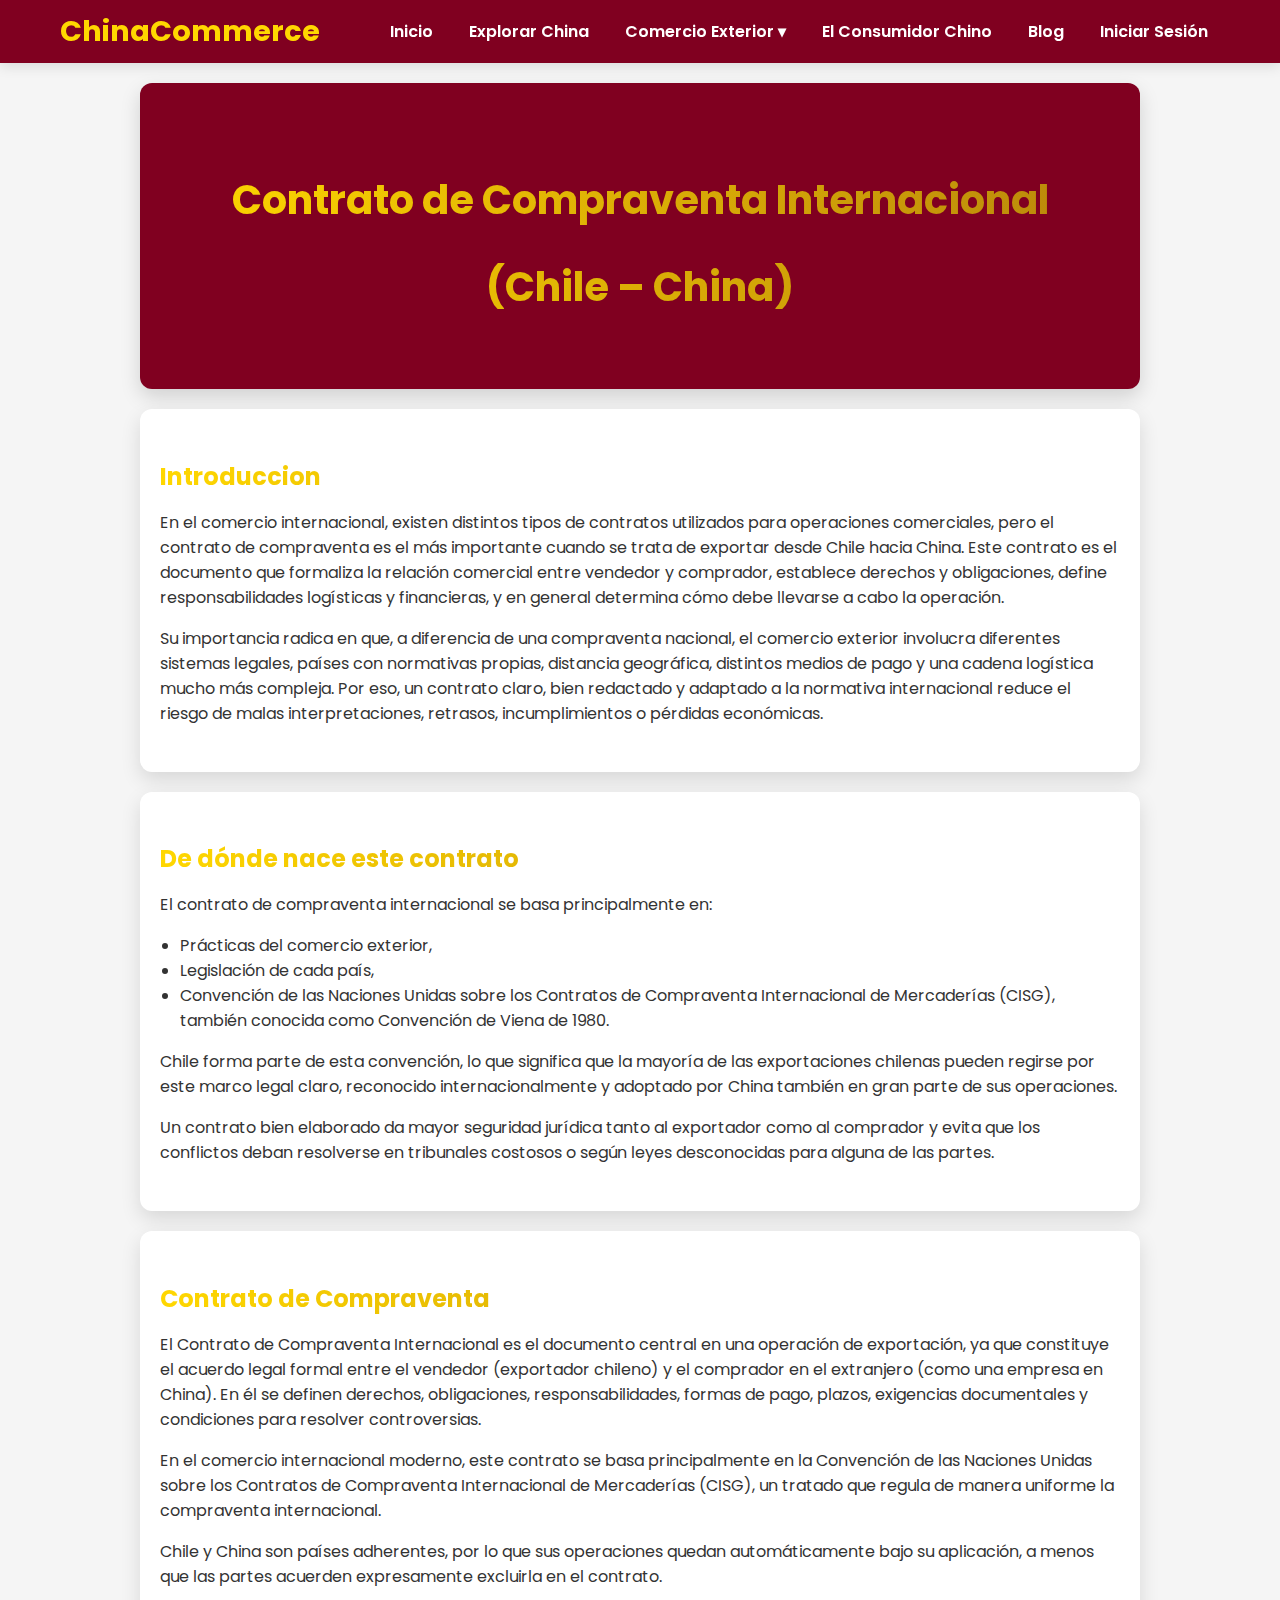
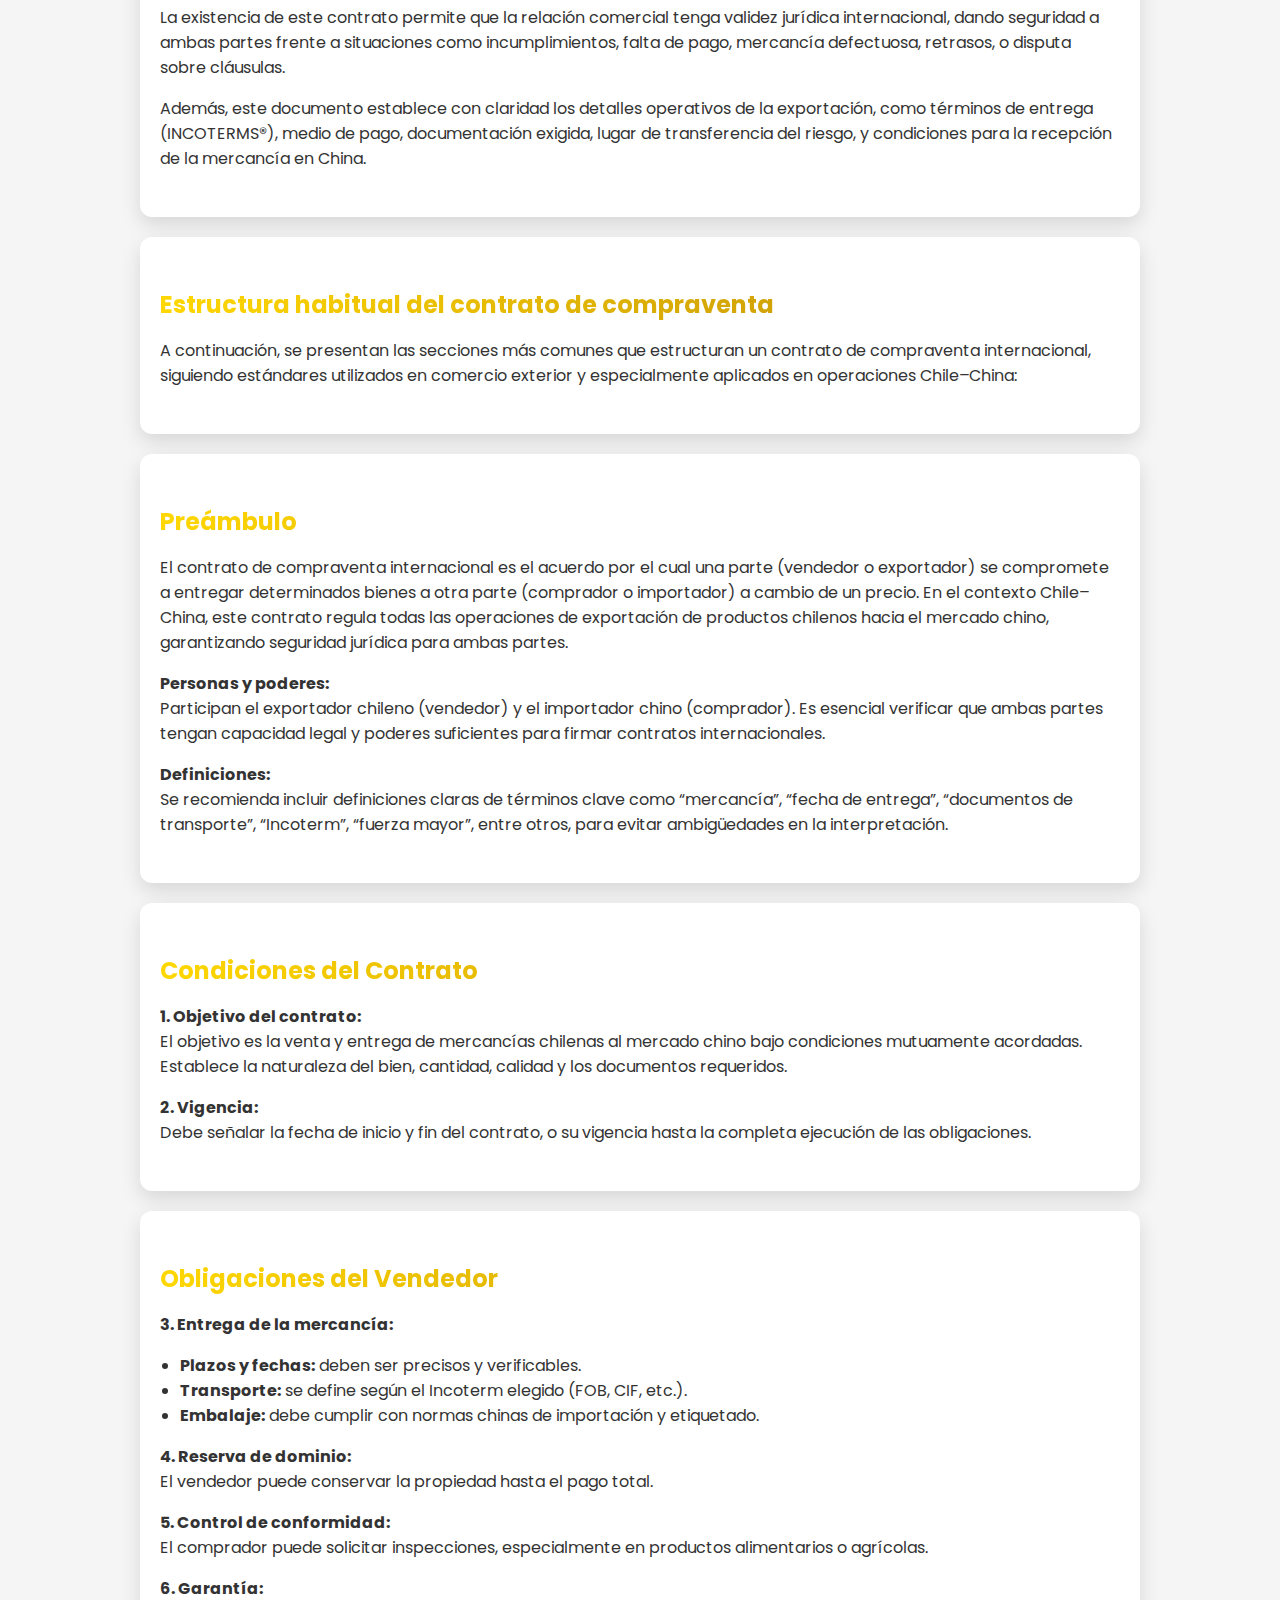
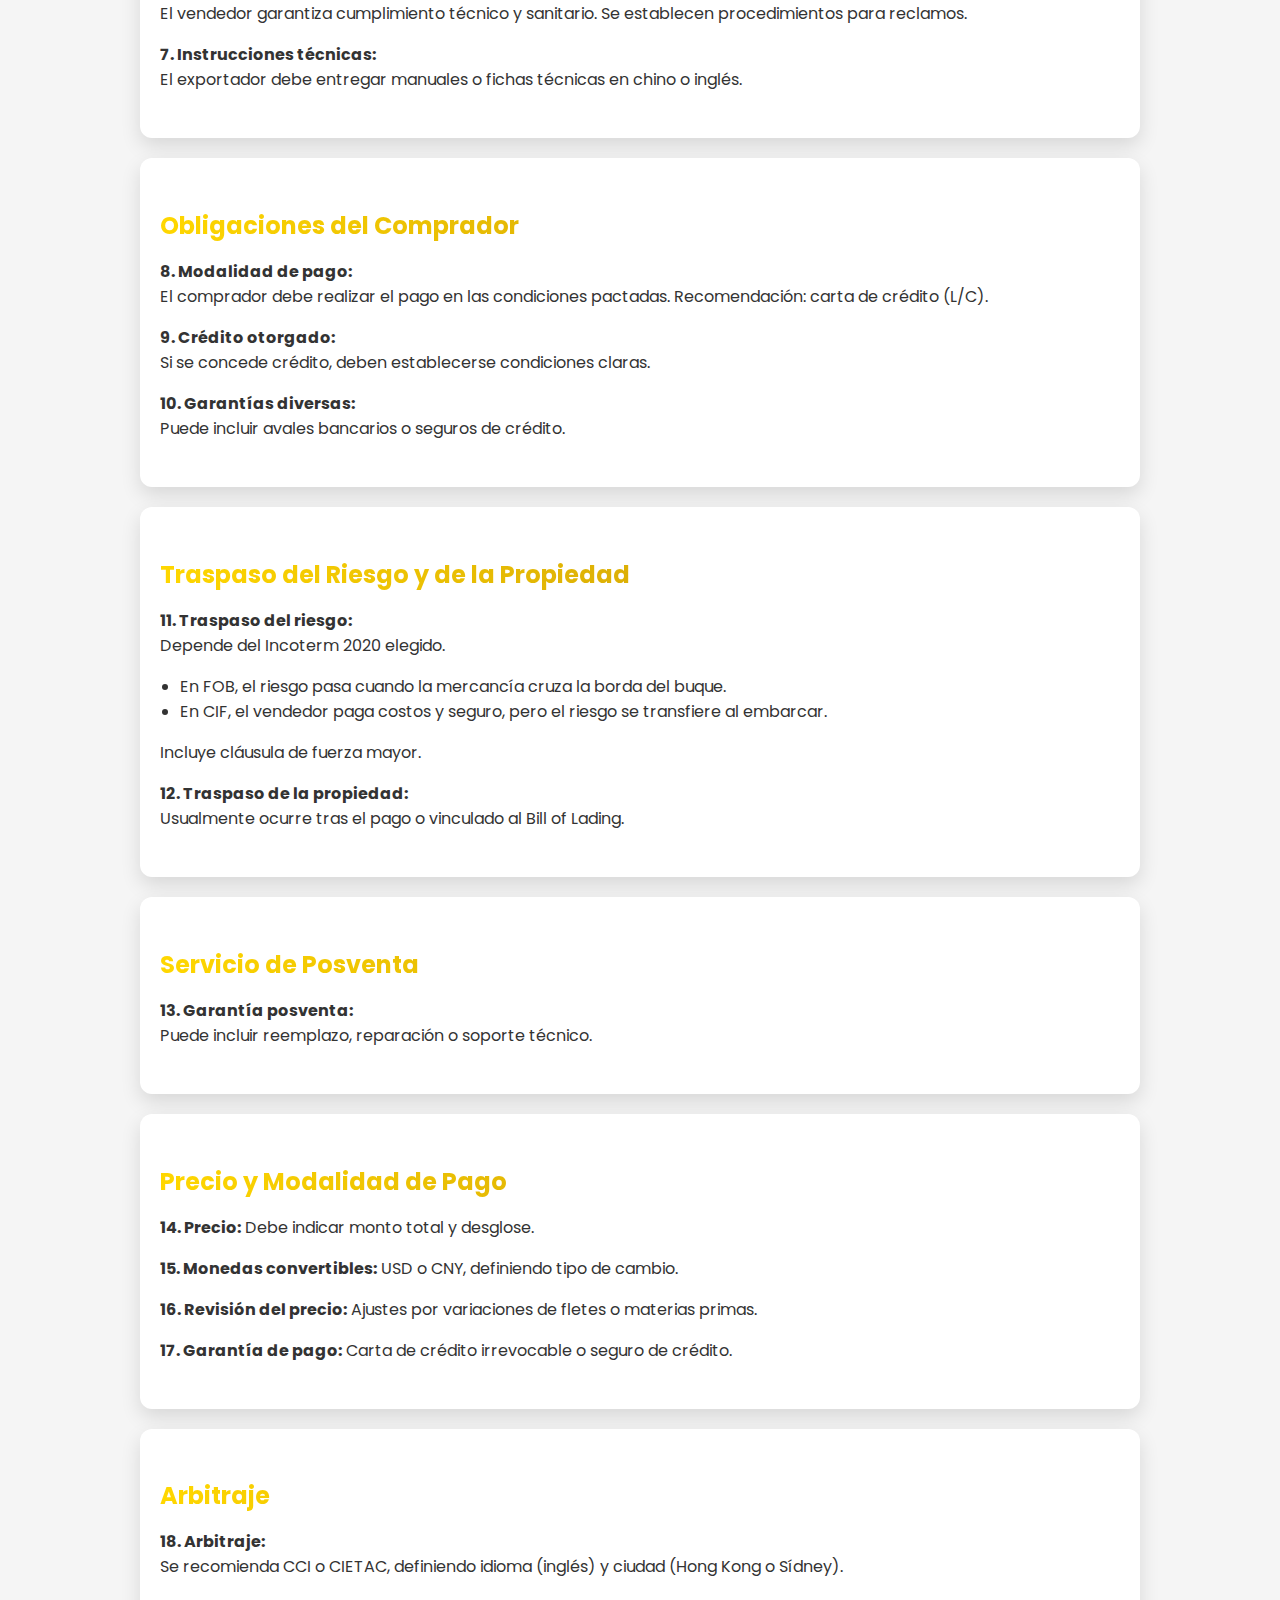
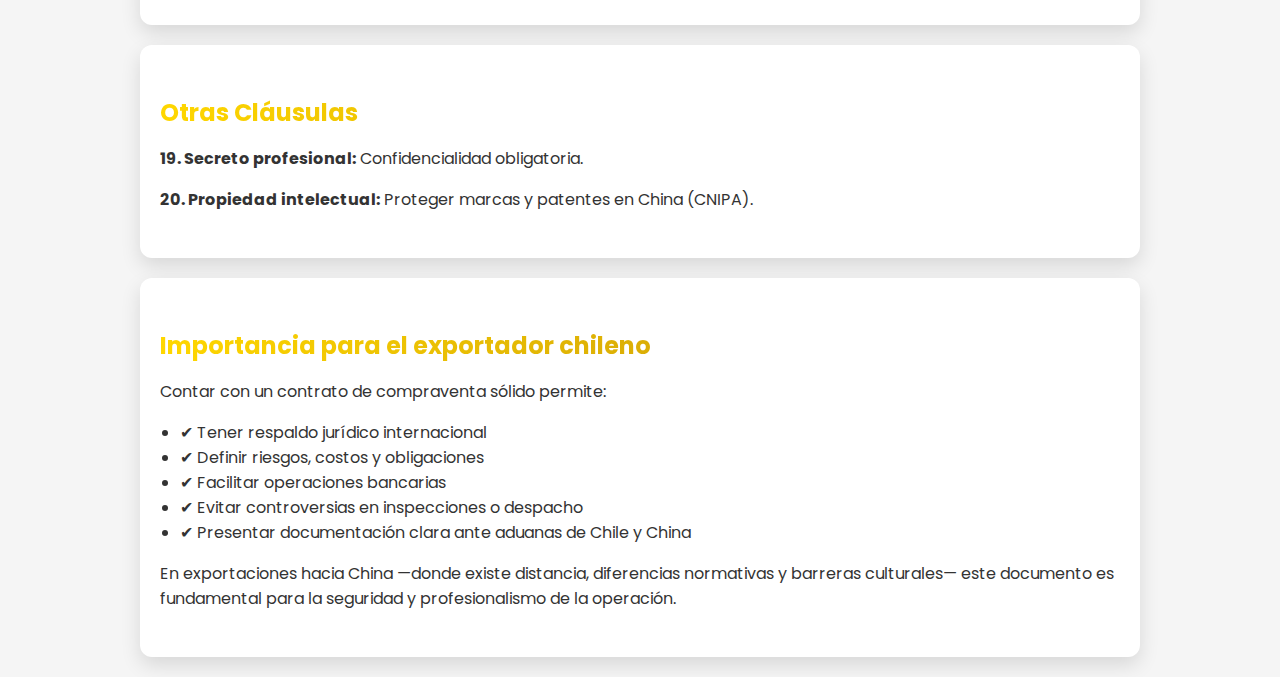
<file: contrato-compraventa.html>
<!DOCTYPE html>
<html lang="es">
<head>
  <meta charset="UTF-8" />
  <meta name="viewport" content="width=device-width, initial-scale=1.0" />
  <title>ChinaCommerce — Contrato de Compraventa Internacional</title>

  <!-- Fuente -->
  <link href="https://fonts.googleapis.com/css2?family=Poppins:wght@400;600&display=swap" rel="stylesheet" />

  <!-- Estilos -->
  <link rel="stylesheet" href="chinacolores.css" />
</head>
<body>

  <!-- Navbar principal -->
  <nav class="navbar">
    <div class="navbar-container">
      <div class="navbar-logo">ChinaCommerce</div>
      <ul class="navbar-links">
        <li><a href="index.html" class="nav-link active">Inicio</a></li>
        <li><a href="explorar.html" class="nav-link">Explorar China</a></li>
        <li class="dropdown">
          <a href="comercio.html" class="nav-link">Comercio Exterior ▾</a>
          <ul class="dropdown-menu">
            <li><a href="aduanas.html">Aduanas</a></li>
            <li><a href="beneficios.html">Beneficios</a></li>
            <li><a href="intermediarios.html">Intermediarios</a></li>
            <li><a href="contrato-compraventa.html">Contrato Compraventa</a></li>
            <li><a href="estrategia.html">Estrategia Exportadora</a></li>
            <li><a href="proceso.html">El Proceso de Exportar</a></li>
            <li><a href="pagos.html">Formas de Pago Internacionales</a></li>
            <li><a href="transporte.html">Transporte Internacional</a></li>
            <li><a href="seguro.html">Seguro de Transporte Internacional</a></li>
          </ul>
        </li>
        <li><a href="consumidor.html" class="nav-link">El Consumidor Chino</a></li>
        <li><a href="blog.html" class="nav-link">Blog</a></li>
        <li><a href="login.html" class="nav-link">Iniciar Sesión</a></li>
      </ul>
    </div>
  </nav>
  <!-- Contenido principal -->
  <main class="contenido">
    <section class="hero">
      <h1>Contrato de Compraventa Internacional</h1>
      <h1>(Chile – China)</h1>
    </section>

    <section class="contenido-section">
    <h2>Introduccion</h2>
    <p>En el comercio internacional, existen distintos tipos de contratos utilizados para operaciones comerciales, pero el contrato de compraventa es el más importante cuando se trata de exportar desde Chile hacia China. Este contrato es el documento que formaliza la relación comercial entre vendedor y comprador, establece derechos y obligaciones, define responsabilidades logísticas y financieras, y en general determina cómo debe llevarse a cabo la operación.</p>

    <p>Su importancia radica en que, a diferencia de una compraventa nacional, el comercio exterior involucra diferentes sistemas legales, países con normativas propias, distancia geográfica, distintos medios de pago y una cadena logística mucho más compleja. Por eso, un contrato claro, bien redactado y adaptado a la normativa internacional reduce el riesgo de malas interpretaciones, retrasos, incumplimientos o pérdidas económicas.</p>
</section>

<section class="contenido-section">
    <h2>De dónde nace este contrato</h2>
    <p>El contrato de compraventa internacional se basa principalmente en:</p>
    <ul>
        <li>Prácticas del comercio exterior,</li>
        <li>Legislación de cada país,</li>
        <li>Convención de las Naciones Unidas sobre los Contratos de Compraventa Internacional de Mercaderías (CISG), también conocida como Convención de Viena de 1980.</li>
    </ul>

    <p>Chile forma parte de esta convención, lo que significa que la mayoría de las exportaciones chilenas pueden regirse por este marco legal claro, reconocido internacionalmente y adoptado por China también en gran parte de sus operaciones.</p>

    <p>Un contrato bien elaborado da mayor seguridad jurídica tanto al exportador como al comprador y evita que los conflictos deban resolverse en tribunales costosos o según leyes desconocidas para alguna de las partes.</p>
</section>

<section class="contenido-section">
    <h2>Contrato de Compraventa</h2>
    <p>El Contrato de Compraventa Internacional es el documento central en una operación de exportación, ya que constituye el acuerdo legal formal entre el vendedor (exportador chileno) y el comprador en el extranjero (como una empresa en China). En él se definen derechos, obligaciones, responsabilidades, formas de pago, plazos, exigencias documentales y condiciones para resolver controversias.</p>

    <p>En el comercio internacional moderno, este contrato se basa principalmente en la Convención de las Naciones Unidas sobre los Contratos de Compraventa Internacional de Mercaderías (CISG), un tratado que regula de manera uniforme la compraventa internacional.</p>

    <p>Chile y China son países adherentes, por lo que sus operaciones quedan automáticamente bajo su aplicación, a menos que las partes acuerden expresamente excluirla en el contrato.</p>

    <p>La existencia de este contrato permite que la relación comercial tenga validez jurídica internacional, dando seguridad a ambas partes frente a situaciones como incumplimientos, falta de pago, mercancía defectuosa, retrasos, o disputa sobre cláusulas.</p>

    <p>Además, este documento establece con claridad los detalles operativos de la exportación, como términos de entrega (INCOTERMS®), medio de pago, documentación exigida, lugar de transferencia del riesgo, y condiciones para la recepción de la mercancía en China.</p>
</section>

<section class="contenido-section">
    <h2>Estructura habitual del contrato de compraventa</h2>
    <p>A continuación, se presentan las secciones más comunes que estructuran un contrato de compraventa internacional, siguiendo estándares utilizados en comercio exterior y especialmente aplicados en operaciones Chile–China:</p>
</section>

<section class="contenido-section">
    <h2>Preámbulo</h2>
    <p>El contrato de compraventa internacional es el acuerdo por el cual una parte (vendedor o exportador) se compromete a entregar determinados bienes a otra parte (comprador o importador) a cambio de un precio. En el contexto Chile–China, este contrato regula todas las operaciones de exportación de productos chilenos hacia el mercado chino, garantizando seguridad jurídica para ambas partes.</p>

    <p><strong>Personas y poderes:</strong><br>
    Participan el exportador chileno (vendedor) y el importador chino (comprador). Es esencial verificar que ambas partes tengan capacidad legal y poderes suficientes para firmar contratos internacionales.</p>

    <p><strong>Definiciones:</strong><br>
    Se recomienda incluir definiciones claras de términos clave como “mercancía”, “fecha de entrega”, “documentos de transporte”, “Incoterm”, “fuerza mayor”, entre otros, para evitar ambigüedades en la interpretación.</p>
</section>

<section class="contenido-section">
    <h2>Condiciones del Contrato</h2>
    <p><strong>1. Objetivo del contrato:</strong><br>
    El objetivo es la venta y entrega de mercancías chilenas al mercado chino bajo condiciones mutuamente acordadas. Establece la naturaleza del bien, cantidad, calidad y los documentos requeridos.</p>

    <p><strong>2. Vigencia:</strong><br>
    Debe señalar la fecha de inicio y fin del contrato, o su vigencia hasta la completa ejecución de las obligaciones.</p>
</section>

<section class="contenido-section">
    <h2>Obligaciones del Vendedor</h2>

    <p><strong>3. Entrega de la mercancía:</strong></p>
    <ul>
        <li><strong>Plazos y fechas:</strong> deben ser precisos y verificables.</li>
        <li><strong>Transporte:</strong> se define según el Incoterm elegido (FOB, CIF, etc.).</li>
        <li><strong>Embalaje:</strong> debe cumplir con normas chinas de importación y etiquetado.</li>
    </ul>

    <p><strong>4. Reserva de dominio:</strong><br>
    El vendedor puede conservar la propiedad hasta el pago total.</p>

    <p><strong>5. Control de conformidad:</strong><br>
    El comprador puede solicitar inspecciones, especialmente en productos alimentarios o agrícolas.</p>

    <p><strong>6. Garantía:</strong><br>
    El vendedor garantiza cumplimiento técnico y sanitario. Se establecen procedimientos para reclamos.</p>

    <p><strong>7. Instrucciones técnicas:</strong><br>
    El exportador debe entregar manuales o fichas técnicas en chino o inglés.</p>
</section>

<section class="contenido-section">
    <h2>Obligaciones del Comprador</h2>

    <p><strong>8. Modalidad de pago:</strong><br>
    El comprador debe realizar el pago en las condiciones pactadas. Recomendación: carta de crédito (L/C).</p>

    <p><strong>9. Crédito otorgado:</strong><br>
    Si se concede crédito, deben establecerse condiciones claras.</p>

    <p><strong>10. Garantías diversas:</strong><br>
    Puede incluir avales bancarios o seguros de crédito.</p>
</section>

<section class="contenido-section">
    <h2>Traspaso del Riesgo y de la Propiedad</h2>

    <p><strong>11. Traspaso del riesgo:</strong><br>
    Depende del Incoterm 2020 elegido.</p>
    <ul>
        <li>En FOB, el riesgo pasa cuando la mercancía cruza la borda del buque.</li>
        <li>En CIF, el vendedor paga costos y seguro, pero el riesgo se transfiere al embarcar.</li>
    </ul>
    <p>Incluye cláusula de fuerza mayor.</p>

    <p><strong>12. Traspaso de la propiedad:</strong><br>
    Usualmente ocurre tras el pago o vinculado al Bill of Lading.</p>
</section>

<section class="contenido-section">
    <h2>Servicio de Posventa</h2>
    <p><strong>13. Garantía posventa:</strong><br>
    Puede incluir reemplazo, reparación o soporte técnico.</p>
</section>

<section class="contenido-section">
    <h2>Precio y Modalidad de Pago</h2>

    <p><strong>14. Precio:</strong> Debe indicar monto total y desglose.</p>
    <p><strong>15. Monedas convertibles:</strong> USD o CNY, definiendo tipo de cambio.</p>
    <p><strong>16. Revisión del precio:</strong> Ajustes por variaciones de fletes o materias primas.</p>
    <p><strong>17. Garantía de pago:</strong> Carta de crédito irrevocable o seguro de crédito.</p>
</section>

<section class="contenido-section">
    <h2>Arbitraje</h2>
    <p><strong>18. Arbitraje:</strong><br>
    Se recomienda CCI o CIETAC, definiendo idioma (inglés) y ciudad (Hong Kong o Sídney).</p>
</section>

<section class="contenido-section">
    <h2>Otras Cláusulas</h2>

    <p><strong>19. Secreto profesional:</strong> Confidencialidad obligatoria.</p>
    <p><strong>20. Propiedad intelectual:</strong> Proteger marcas y patentes en China (CNIPA).</p>
</section>

<section class="contenido-section">
    <h2>Importancia para el exportador chileno</h2>
    <p>Contar con un contrato de compraventa sólido permite:</p>
    <ul>
        <li>✔ Tener respaldo jurídico internacional</li>
        <li>✔ Definir riesgos, costos y obligaciones</li>
        <li>✔ Facilitar operaciones bancarias</li>
        <li>✔ Evitar controversias en inspecciones o despacho</li>
        <li>✔ Presentar documentación clara ante aduanas de Chile y China</li>
    </ul>

    <p>En exportaciones hacia China —donde existe distancia, diferencias normativas y barreras culturales— este documento es fundamental para la seguridad y profesionalismo de la operación.</p>
</section>

  </main>

  <script src="script.js"></script>
</body>
</html>
</file>
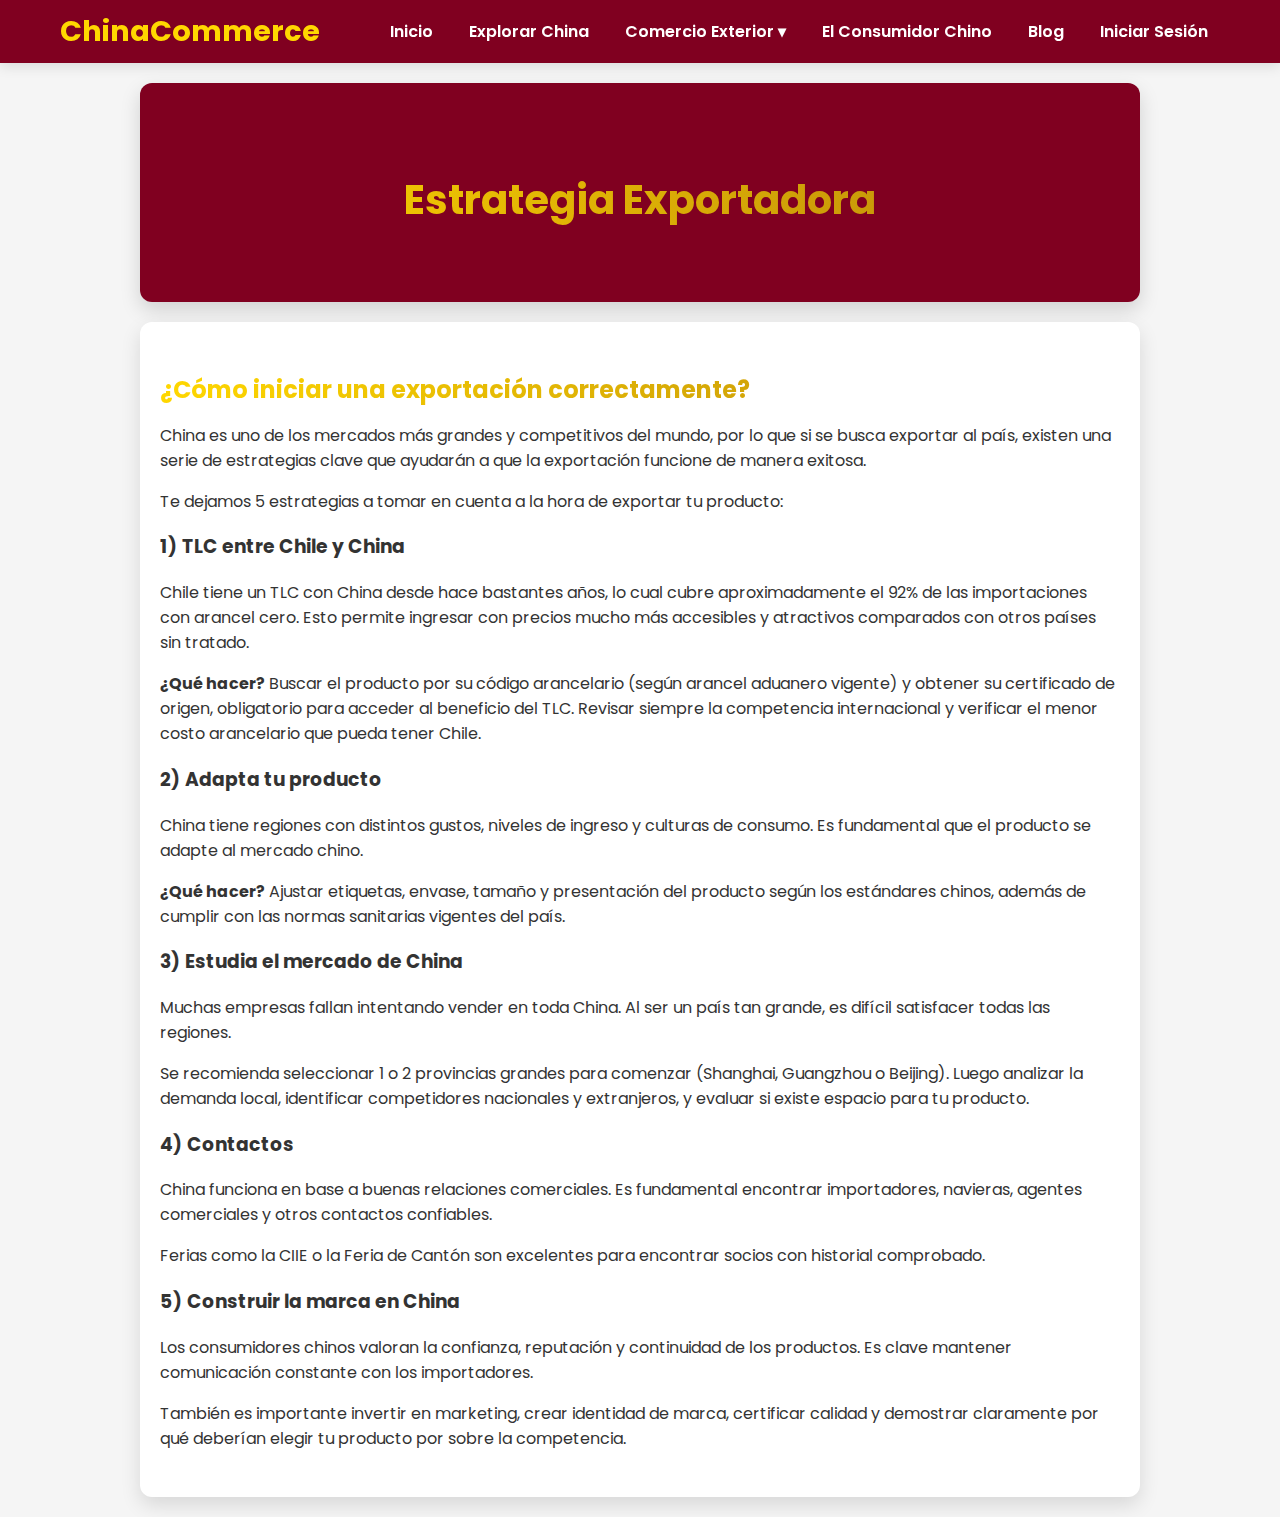
<file: estrategia.html>
<!DOCTYPE html>
<html lang="es">
<head>
  <meta charset="UTF-8" />
  <meta name="viewport" content="width=device-width, initial-scale=1.0" />
  <title>ChinaCommerce — Estrategia Exportadora</title>

  <!-- Fuente -->
  <link href="https://fonts.googleapis.com/css2?family=Poppins:wght@400;600&display=swap" rel="stylesheet" />

  <!-- Estilos -->
  <link rel="stylesheet" href="chinacolores.css" />
</head>
<body>

  <!-- Navbar principal -->
  <nav class="navbar">
    <div class="navbar-container">
      <div class="navbar-logo">ChinaCommerce</div>
      <ul class="navbar-links">
        <li><a href="index.html" class="nav-link active">Inicio</a></li>
        <li><a href="explorar.html" class="nav-link">Explorar China</a></li>
        <li class="dropdown">
          <a href="comercio.html" class="nav-link">Comercio Exterior ▾</a>
          <ul class="dropdown-menu">
            <li><a href="aduanas.html">Aduanas</a></li>
            <li><a href="beneficios.html">Beneficios</a></li>
            <li><a href="intermediarios.html">Intermediarios</a></li>
            <li><a href="contrato-compraventa.html">Contrato Compraventa</a></li>
            <li><a href="estrategia.html">Estrategia Exportadora</a></li>
            <li><a href="proceso.html">El Proceso de Exportar</a></li>
            <li><a href="pagos.html">Formas de Pago Internacionales</a></li>
            <li><a href="transporte.html">Transporte Internacional</a></li>
            <li><a href="seguro.html">Seguro de Transporte Internacional</a></li>
          </ul>
        </li>
        <li><a href="consumidor.html" class="nav-link">El Consumidor Chino</a></li>
        <li><a href="blog.html" class="nav-link">Blog</a></li>
        <li><a href="login.html" class="nav-link">Iniciar Sesión</a></li>
      </ul>
    </div>
  </nav>
  <!-- Contenido principal -->
  <main class="contenido">
    <section class="hero">
      <h1>Estrategia Exportadora</h1>
    </section>
<section class="contenido-section">
  <h2>¿Cómo iniciar una exportación correctamente?</h2>
    <p>
        China es uno de los mercados más grandes y competitivos del mundo, por lo que si se busca exportar al país, 
        existen una serie de estrategias clave que ayudarán a que la exportación funcione de manera exitosa.
    </p>
    <p>Te dejamos 5 estrategias a tomar en cuenta a la hora de exportar tu producto:</p>

    <h3>1) TLC entre Chile y China</h3>
    <p>
        Chile tiene un TLC con China desde hace bastantes años, lo cual cubre aproximadamente el 92% de las importaciones con arancel cero. 
        Esto permite ingresar con precios mucho más accesibles y atractivos comparados con otros países sin tratado.
    </p>
    <p>
        <strong>¿Qué hacer?</strong> Buscar el producto por su código arancelario (según arancel aduanero vigente) y obtener su certificado de origen, 
        obligatorio para acceder al beneficio del TLC. Revisar siempre la competencia internacional y verificar el menor costo arancelario que pueda tener Chile.
    </p>

    <h3>2) Adapta tu producto</h3>
    <p>
        China tiene regiones con distintos gustos, niveles de ingreso y culturas de consumo. Es fundamental que el producto se adapte al mercado chino.
    </p>
    <p>
        <strong>¿Qué hacer?</strong> Ajustar etiquetas, envase, tamaño y presentación del producto según los estándares chinos, además de cumplir con las normas sanitarias vigentes del país.
    </p>

    <h3>3) Estudia el mercado de China</h3>
    <p>
        Muchas empresas fallan intentando vender en toda China. Al ser un país tan grande, es difícil satisfacer todas las regiones.
    </p>
    <p>
        Se recomienda seleccionar 1 o 2 provincias grandes para comenzar (Shanghai, Guangzhou o Beijing). Luego analizar la demanda local, 
        identificar competidores nacionales y extranjeros, y evaluar si existe espacio para tu producto.
    </p>

    <h3>4) Contactos</h3>
    <p>
        China funciona en base a buenas relaciones comerciales. Es fundamental encontrar importadores, navieras, agentes comerciales y otros contactos confiables.
    </p>
    <p>
        Ferias como la CIIE o la Feria de Cantón son excelentes para encontrar socios con historial comprobado.
    </p>

    <h3>5) Construir la marca en China</h3>
    <p>
        Los consumidores chinos valoran la confianza, reputación y continuidad de los productos. Es clave mantener comunicación constante con los importadores.
    </p>
    <p>
        También es importante invertir en marketing, crear identidad de marca, certificar calidad y demostrar claramente por qué deberían elegir tu producto 
        por sobre la competencia.
    </p>
</section>

  </main>

  <script src="script.js"></script>
</body>
</html>
</file>
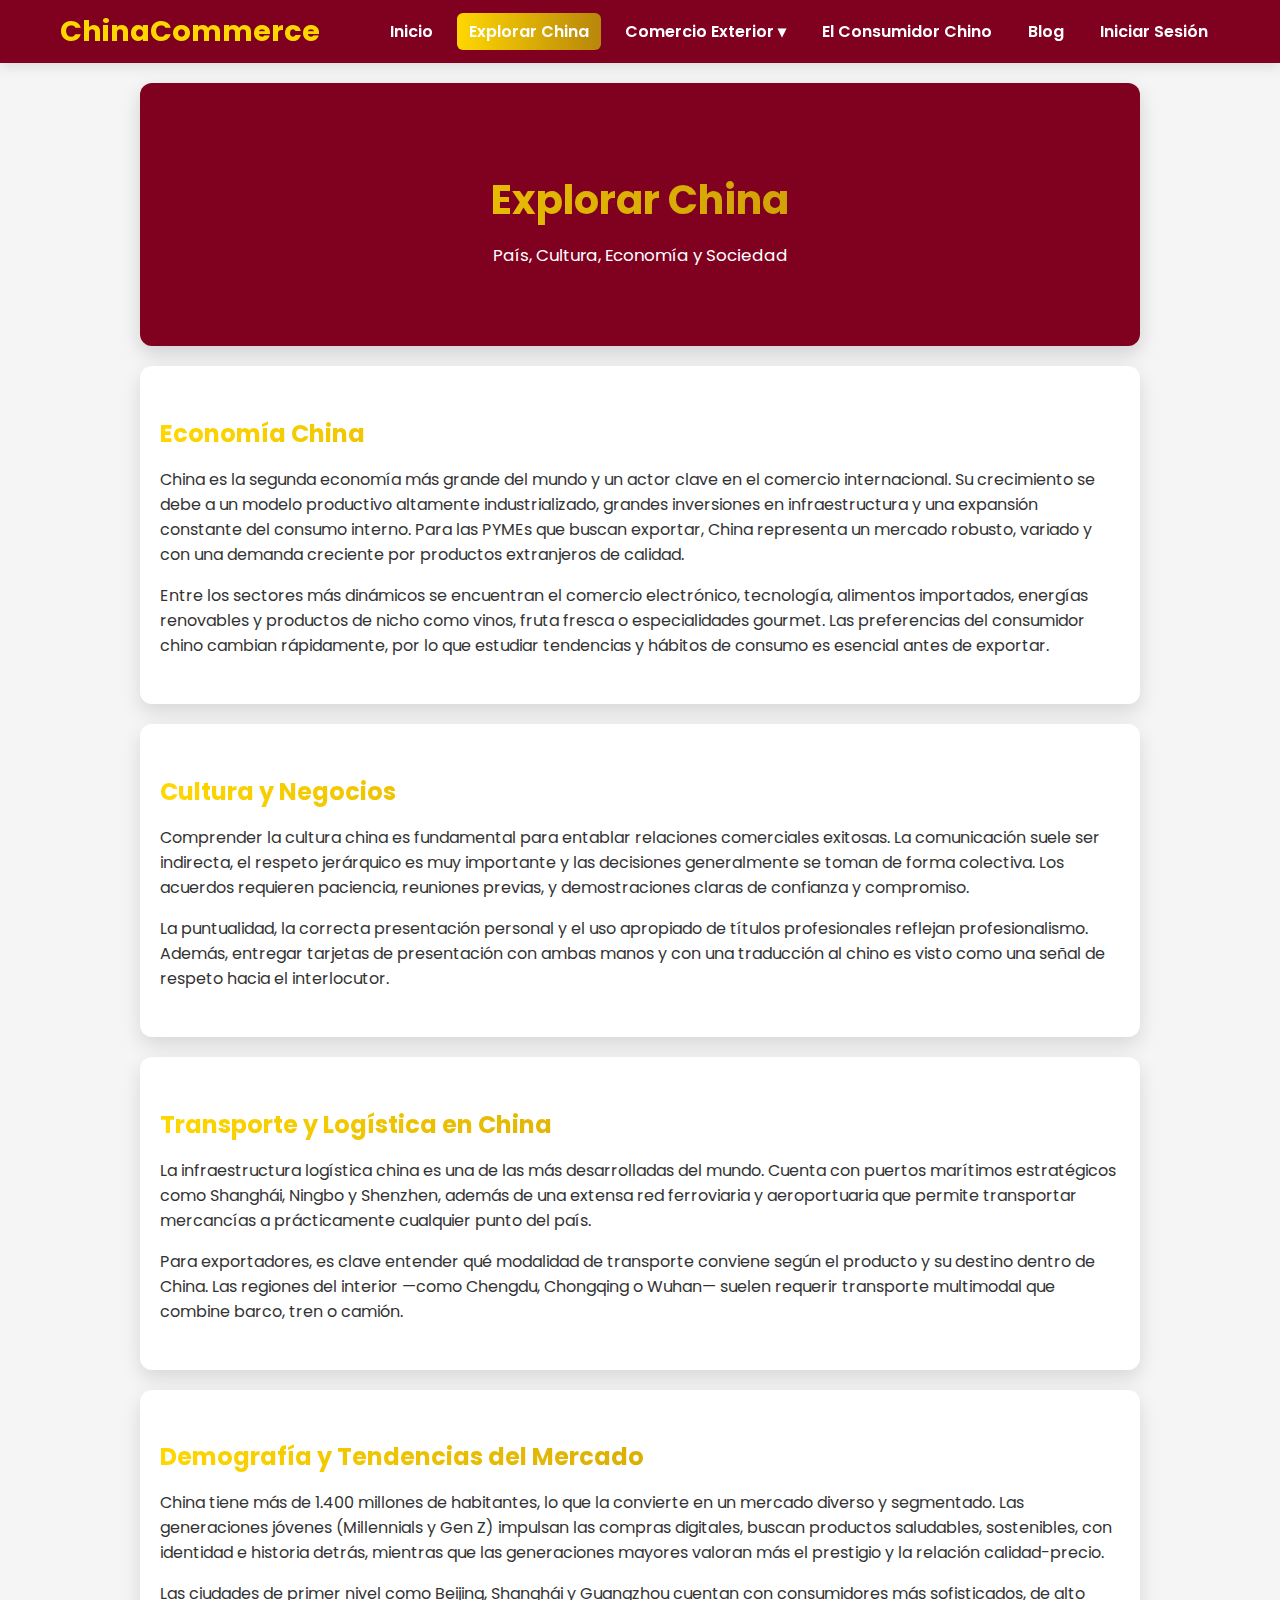
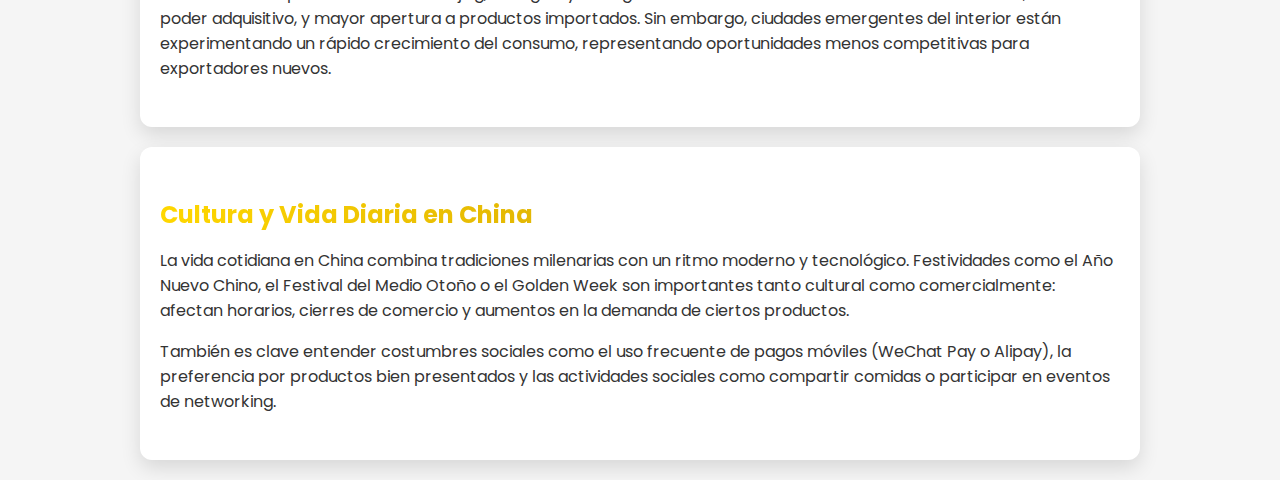
<file: explorar.html>
<!DOCTYPE html>
<html lang="es">
<head>
  <meta charset="UTF-8" />
  <meta name="viewport" content="width=device-width, initial-scale=1.0" />
  <title>ChinaCommerce — Explorar China</title>
  <link href="https://fonts.googleapis.com/css2?family=Poppins:wght@400;600&display=swap" rel="stylesheet" />
  <link rel="stylesheet" href="chinacolores.css" />
</head>
<body>

  <!-- Navbar principal -->
  <nav class="navbar">
    <div class="navbar-container">
      <div class="navbar-logo">ChinaCommerce</div>
      <ul class="navbar-links">
        <li><a href="index.html" class="nav-link active">Inicio</a></li>
        <li><a href="explorar.html" class="nav-link">Explorar China</a></li>
        <li class="dropdown">
          <a href="comercio.html" class="nav-link">Comercio Exterior ▾</a>
          <ul class="dropdown-menu">
            <li><a href="aduanas.html">Aduanas</a></li>
            <li><a href="beneficios.html">Beneficios</a></li>
            <li><a href="intermediarios.html">Intermediarios</a></li>
            <li><a href="contrato-compraventa.html">Contrato Compraventa</a></li>
            <li><a href="estrategia.html">Estrategia Exportadora</a></li>
            <li><a href="proceso.html">El Proceso de Exportar</a></li>
            <li><a href="pagos.html">Formas de Pago Internacionales</a></li>
            <li><a href="transporte.html">Transporte Internacional</a></li>
            <li><a href="seguro.html">Seguro de Transporte Internacional</a></li>
          </ul>
        </li>
        <li><a href="consumidor.html" class="nav-link">El Consumidor Chino</a></li>
        <li><a href="blog.html" class="nav-link">Blog</a></li>
        <li><a href="login.html" class="nav-link">Iniciar Sesión</a></li>
      </ul>
    </div>
  </nav>

  <!-- Contenido principal -->
  <main class="contenido">

    <section class="hero">
      <h1>Explorar China</h1>
      <p>País, Cultura, Economía y Sociedad</p>
    </section>


<!-- ECONOMÍA -->
<section class="contenido-section">
  <h2>Economía China</h2>

    <p>
        China es la segunda economía más grande del mundo y un actor clave en el comercio internacional. Su crecimiento se
        debe a un modelo productivo altamente industrializado, grandes inversiones en infraestructura y una expansión 
        constante del consumo interno. Para las PYMEs que buscan exportar, China representa un mercado robusto, variado 
        y con una demanda creciente por productos extranjeros de calidad.
    </p>
    <p>
        Entre los sectores más dinámicos se encuentran el comercio electrónico, tecnología, alimentos importados, 
        energías renovables y productos de nicho como vinos, fruta fresca o especialidades gourmet. Las preferencias 
        del consumidor chino cambian rápidamente, por lo que estudiar tendencias y hábitos de consumo es esencial antes 
        de exportar.
    </p>
</section>

<!-- CULTURA Y NEGOCIOS -->
<section class="contenido-section">
  <h2>Cultura y Negocios</h2>

    <p>
        Comprender la cultura china es fundamental para entablar relaciones comerciales exitosas. La comunicación suele
        ser indirecta, el respeto jerárquico es muy importante y las decisiones generalmente se toman de forma colectiva.
        Los acuerdos requieren paciencia, reuniones previas, y demostraciones claras de confianza y compromiso.
    </p>
    <p>
        La puntualidad, la correcta presentación personal y el uso apropiado de títulos profesionales reflejan 
        profesionalismo. Además, entregar tarjetas de presentación con ambas manos y con una traducción al chino 
        es visto como una señal de respeto hacia el interlocutor.
    </p>
</section>

<!-- LOGÍSTICA Y ACCESO -->
<section class="contenido-section">
  <h2>Transporte y Logística en China</h2>

    <p>
        La infraestructura logística china es una de las más desarrolladas del mundo. Cuenta con puertos marítimos 
        estratégicos como Shanghái, Ningbo y Shenzhen, además de una extensa red ferroviaria y aeroportuaria que 
        permite transportar mercancías a prácticamente cualquier punto del país.
    </p>
    <p>
        Para exportadores, es clave entender qué modalidad de transporte conviene según el producto y su destino 
        dentro de China. Las regiones del interior —como Chengdu, Chongqing o Wuhan— suelen requerir transporte 
        multimodal que combine barco, tren o camión.
    </p>
</section>

<!-- SOCIEDAD Y MERCADO -->
<section class="contenido-section">
  <h2>Demografía y Tendencias del Mercado</h2>

    <p>
        China tiene más de 1.400 millones de habitantes, lo que la convierte en un mercado diverso y segmentado. 
        Las generaciones jóvenes (Millennials y Gen Z) impulsan las compras digitales, buscan productos saludables, 
        sostenibles, con identidad e historia detrás, mientras que las generaciones mayores valoran más el prestigio 
        y la relación calidad-precio.
    </p>
    <p>
        Las ciudades de primer nivel como Beijing, Shanghái y Guangzhou cuentan con consumidores más sofisticados, 
        de alto poder adquisitivo, y mayor apertura a productos importados. Sin embargo, ciudades emergentes del 
        interior están experimentando un rápido crecimiento del consumo, representando oportunidades menos 
        competitivas para exportadores nuevos.
    </p>
</section>

<!-- COSTUMBRES Y VIDA COTIDIANA -->
<section class="contenido-section">

  <h2>Cultura y Vida Diaria en China</h2>

    <p>
        La vida cotidiana en China combina tradiciones milenarias con un ritmo moderno y tecnológico. Festividades como 
        el Año Nuevo Chino, el Festival del Medio Otoño o el Golden Week son importantes tanto cultural como 
        comercialmente: afectan horarios, cierres de comercio y aumentos en la demanda de ciertos productos.
    </p>
    <p>
        También es clave entender costumbres sociales como el uso frecuente de pagos móviles (WeChat Pay o Alipay),
        la preferencia por productos bien presentados y las actividades sociales como compartir comidas o participar 
        en eventos de networking.
    </p>
</section>

  </main>

  <script src="script.js"></script>
</body>
</html>
</file>
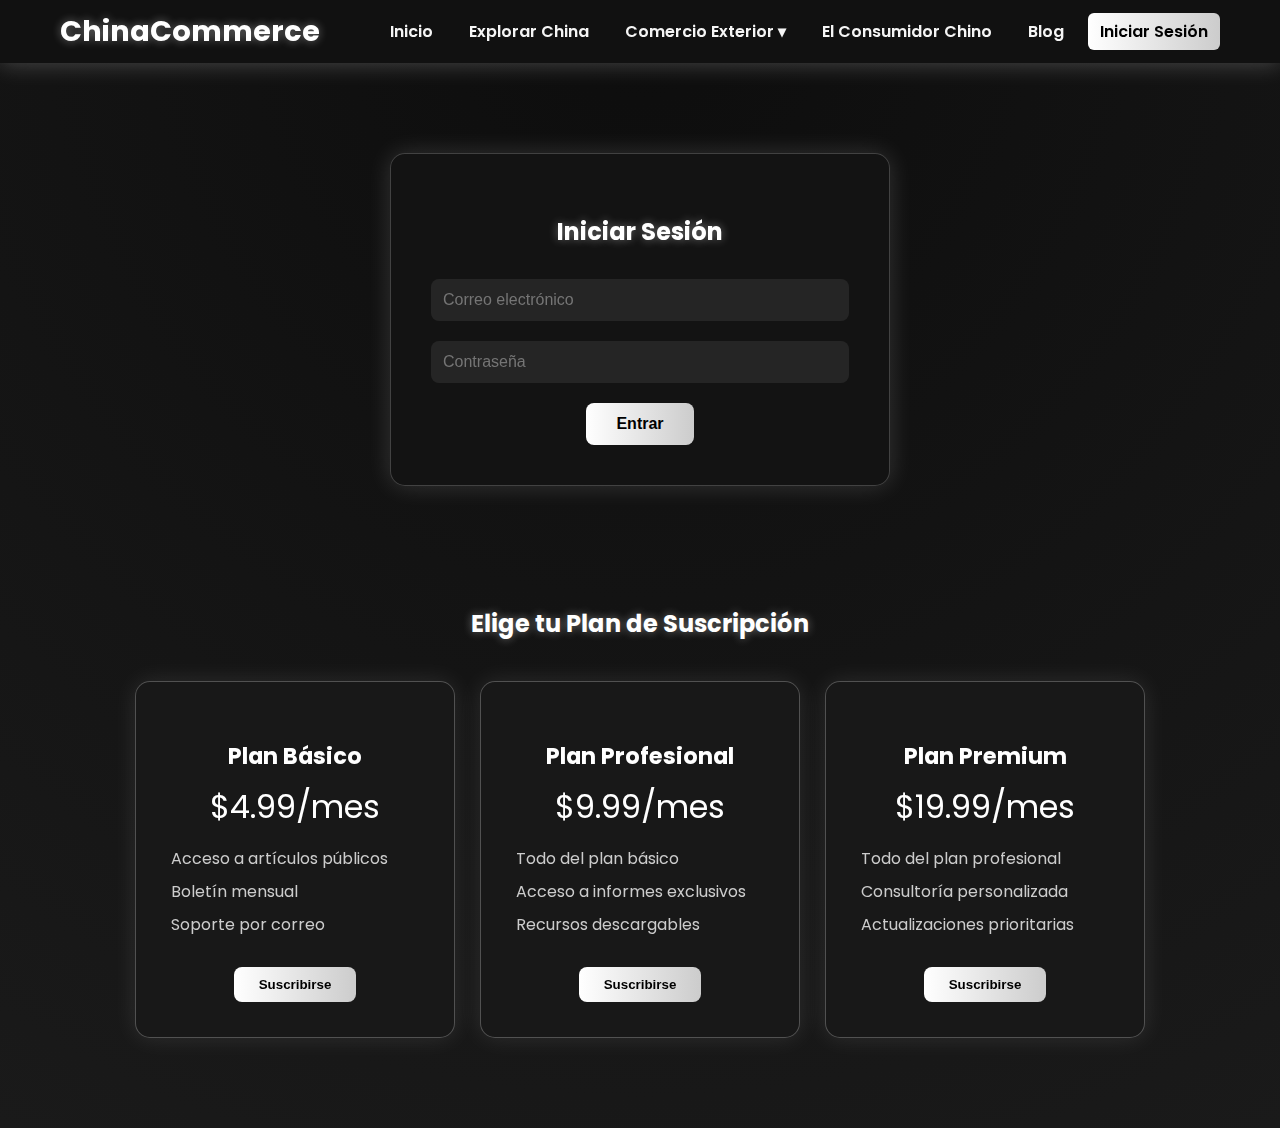
<file: login.html>
<!DOCTYPE html>
<html lang="es">
<head>
  <meta charset="UTF-8" />
  <meta name="viewport" content="width=device-width, initial-scale=1.0" />
  <title>ChinaCommerce — Iniciar Sesión</title>
  <link href="https://fonts.googleapis.com/css2?family=Poppins:wght@400;600&display=swap" rel="stylesheet" />
  <link rel="stylesheet" href="chinacolores.css?v=2">

  <style>
  /* ===== Dark Pro Mode ===== */
  body {
    background: radial-gradient(circle at top, #0d0d0d 0%, #1a1a1a 100%);
    color: #f5f5f5;
    transition: background 1.2s ease, color 1.2s ease;
  }

  /* ===== Navbar ===== */
  .navbar {
    background: #111;
    box-shadow: 0 0 25px rgba(255,255,255,0.25);
  }
  .navbar a {
    color: #f5f5f5;
  }
  .navbar a:hover,
  .navbar a.active {
    background: linear-gradient(90deg, #fff, #ccc);
    color: #000;
  }
  .navbar-logo {
    color: #fff;
    text-shadow: 0 0 10px rgba(255,255,255,0.4);
  }

  /* ===== Dropdown blanco con texto negro ===== */
  .dropdown {
    position: relative;
  }

  .dropdown-menu {
    display: none;
    position: absolute;
    top: calc(100% + 6px);
    left: 0;
    background: #ffffff;
    border-radius: 8px;
    min-width: 240px;
    box-shadow: 0 8px 20px rgba(0,0,0,0.15);
    list-style: none;
    margin: 0;
    padding: 8px 0;
    z-index: 200;
  }

  .dropdown-menu li a {
    display: block;
    padding: 10px 16px;
    color: #111;
    font-weight: 500;
    text-decoration: none;
    transition: background 0.18s, color 0.18s;
    border-radius: 6px;
    margin: 4px 8px;
  }

  .dropdown-menu li a:hover {
    background: #f2f2f2;
    color: #000;
  }

  /* ===== Login Section ===== */
  .login-section {
    max-width: 1000px;
    margin: 60px auto 20px auto;
    text-align: center;
  }
  .login-box {
    background: rgba(20, 20, 20, 0.85);
    border: 1px solid rgba(255, 255, 255, 0.2);
    padding: 40px;
    border-radius: 15px;
    box-shadow: 0 0 25px rgba(255, 255, 255, 0.15);
    backdrop-filter: blur(10px);
    display: inline-block;
    width: 100%;
    max-width: 500px;
  }
  .login-box h2 {
    color: #ffffff !important; /* Forzamos blanco */
    margin-bottom: 20px;
    text-shadow: 0 0 10px rgba(255,255,255,0.4);
  }
  .login-box input {
    width: 100%;
    padding: 12px;
    margin: 10px 0;
    border: none;
    border-radius: 8px;
    font-size: 1rem;
    outline: none;
    background: rgba(255,255,255,0.08);
    color: #fff;
  }
  .login-box input:focus {
    background: rgba(255,255,255,0.15);
  }
  .login-box button {
    background: linear-gradient(90deg, #fff, #ccc);
    color: #000;
    border: none;
    border-radius: 8px;
    padding: 12px 30px;
    font-weight: 700;
    font-size: 1rem;
    cursor: pointer;
    margin-top: 10px;
    transition: 0.3s;
  }
  .login-box button:hover {
    background: #fff;
    color: #000;
    transform: scale(1.03);
  }

  /* ===== Subscription Section ===== */
  .plans-section {
    max-width: 1100px;
    margin: 40px auto 60px auto;
    text-align: center;
  }
  .plans-section h2 {
    color: #ffffff !important; /* Forzamos blanco */
    margin-bottom: 40px;
    text-shadow: 0 0 10px rgba(255,255,255,0.4);
  }
  .plans-container {
    display: flex;
    justify-content: center;
    flex-wrap: wrap;
    gap: 25px;
  }
  .plan-card {
    background: rgba(25,25,25,0.85);
    border: 1px solid rgba(255,255,255,0.25);
    border-radius: 15px;
    width: 320px;
    padding: 35px;
    box-shadow: 0 0 25px rgba(255,255,255,0.1);
    backdrop-filter: blur(8px);
    transition: all 0.4s ease;
  }
  .plan-card:hover {
    transform: translateY(-4px);
    box-shadow: 0 0 35px rgba(255,255,255,0.25);
  }
  .plan-card h3 {
    color: #fff;
    font-size: 1.4rem;
    margin-bottom: 10px;
  }
  .plan-card p.price {
    font-size: 2rem;
    margin: 10px 0;
    color: #fff;
  }
  .plan-card ul {
    list-style: none;
    padding: 0;
    margin: 15px 0;
    text-align: left;
  }
  .plan-card ul li {
    margin: 8px 0;
    color: #ccc;
  }
  .plan-card button {
    margin-top: 15px;
    background: linear-gradient(90deg, #fff, #ccc);
    color: #000;
    border: none;
    padding: 10px 25px;
    border-radius: 8px;
    font-weight: 600;
    cursor: pointer;
    transition: 0.3s;
  }
  .plan-card button:hover {
    background: #fff;
    color: #000;
    transform: scale(1.03);
  }

  /* ===== Corrección fondo blanco general ===== */
  section,
  .subsection,
  .login-section,
  .plans-section {
    background: transparent !important;
    box-shadow: none !important;
  }

  </style>
</head>

<body>

  <!-- Navbar -->
  <nav class="navbar">
    <div class="navbar-container">
      <div class="navbar-logo">ChinaCommerce</div>
      <ul class="navbar-links">
        <li><a href="index.html" class="nav-link">Inicio</a></li>
        <li><a href="explorar.html" class="nav-link">Explorar China</a></li>

        <li class="dropdown" id="dropdownMenu">
          <a href="#" class="nav-link">Comercio Exterior ▾</a>
          <ul class="dropdown-menu" id="menuList">
            <li><a href="aduanas.html">Aduanas</a></li>
            <li><a href="beneficios.html">Beneficios</a></li>
            <li><a href="intermediarios.html">Intermediarios</a></li>
            <li><a href="contrato-compraventa.html">Contrato Compraventa</a></li>
            <li><a href="estrategia.html">Estrategia Exportadora</a></li>
            <li><a href="proceso.html">El Proceso de Exportar</a></li>
            <li><a href="pagos.html">Formas de Pago Internacionales</a></li>
            <li><a href="transporte.html">Transporte Internacional</a></li>
            <li><a href="seguro.html">Seguro de Transporte Internacional</a></li>
          </ul>
        </li>

        <li><a href="consumidor.html" class="nav-link">El Consumidor Chino</a></li>
        <li><a href="blog.html" class="nav-link">Blog</a></li>
        <li><a href="login.html" class="nav-link active">Iniciar Sesión</a></li>
      </ul>
    </div>
  </nav>

  <!-- Sección de Inicio de Sesión -->
  <section class="login-section">
    <div class="login-box">
      <h2>Iniciar Sesión</h2>
      <form>
        <input type="email" placeholder="Correo electrónico" required />
        <input type="password" placeholder="Contraseña" required />
        <button type="submit">Entrar</button>
      </form>
    </div>
  </section>

  <!-- Sección de Planes -->
  <section class="plans-section">
    <h2>Elige tu Plan de Suscripción</h2>
    <div class="plans-container">
      <div class="plan-card">
        <h3>Plan Básico</h3>
        <p class="price">$4.99/mes</p>
        <ul>
          <li>Acceso a artículos públicos</li>
          <li>Boletín mensual</li>
          <li>Soporte por correo</li>
        </ul>
        <button>Suscribirse</button>
      </div>

      <div class="plan-card">
        <h3>Plan Profesional</h3>
        <p class="price">$9.99/mes</p>
        <ul>
          <li>Todo del plan básico</li>
          <li>Acceso a informes exclusivos</li>
          <li>Recursos descargables</li>
        </ul>
        <button>Suscribirse</button>
      </div>

      <div class="plan-card">
        <h3>Plan Premium</h3>
        <p class="price">$19.99/mes</p>
        <ul>
          <li>Todo del plan profesional</li>
          <li>Consultoría personalizada</li>
          <li>Actualizaciones prioritarias</li>
        </ul>
        <button>Suscribirse</button>
      </div>
    </div>
  </section>

  <!-- JS para mejorar el hover del menú -->
  <script>
    const dropdown = document.getElementById("dropdownMenu");
    const menu = document.getElementById("menuList");
    let timeoutId;

    dropdown.addEventListener("mouseenter", () => {
      clearTimeout(timeoutId);
      menu.style.display = "block";
    });

    dropdown.addEventListener("mouseleave", () => {
      timeoutId = setTimeout(() => {
        menu.style.display = "none";
      }, 250); // pequeña demora de 250ms
    });
  </script>

</body>
</html>
</file>
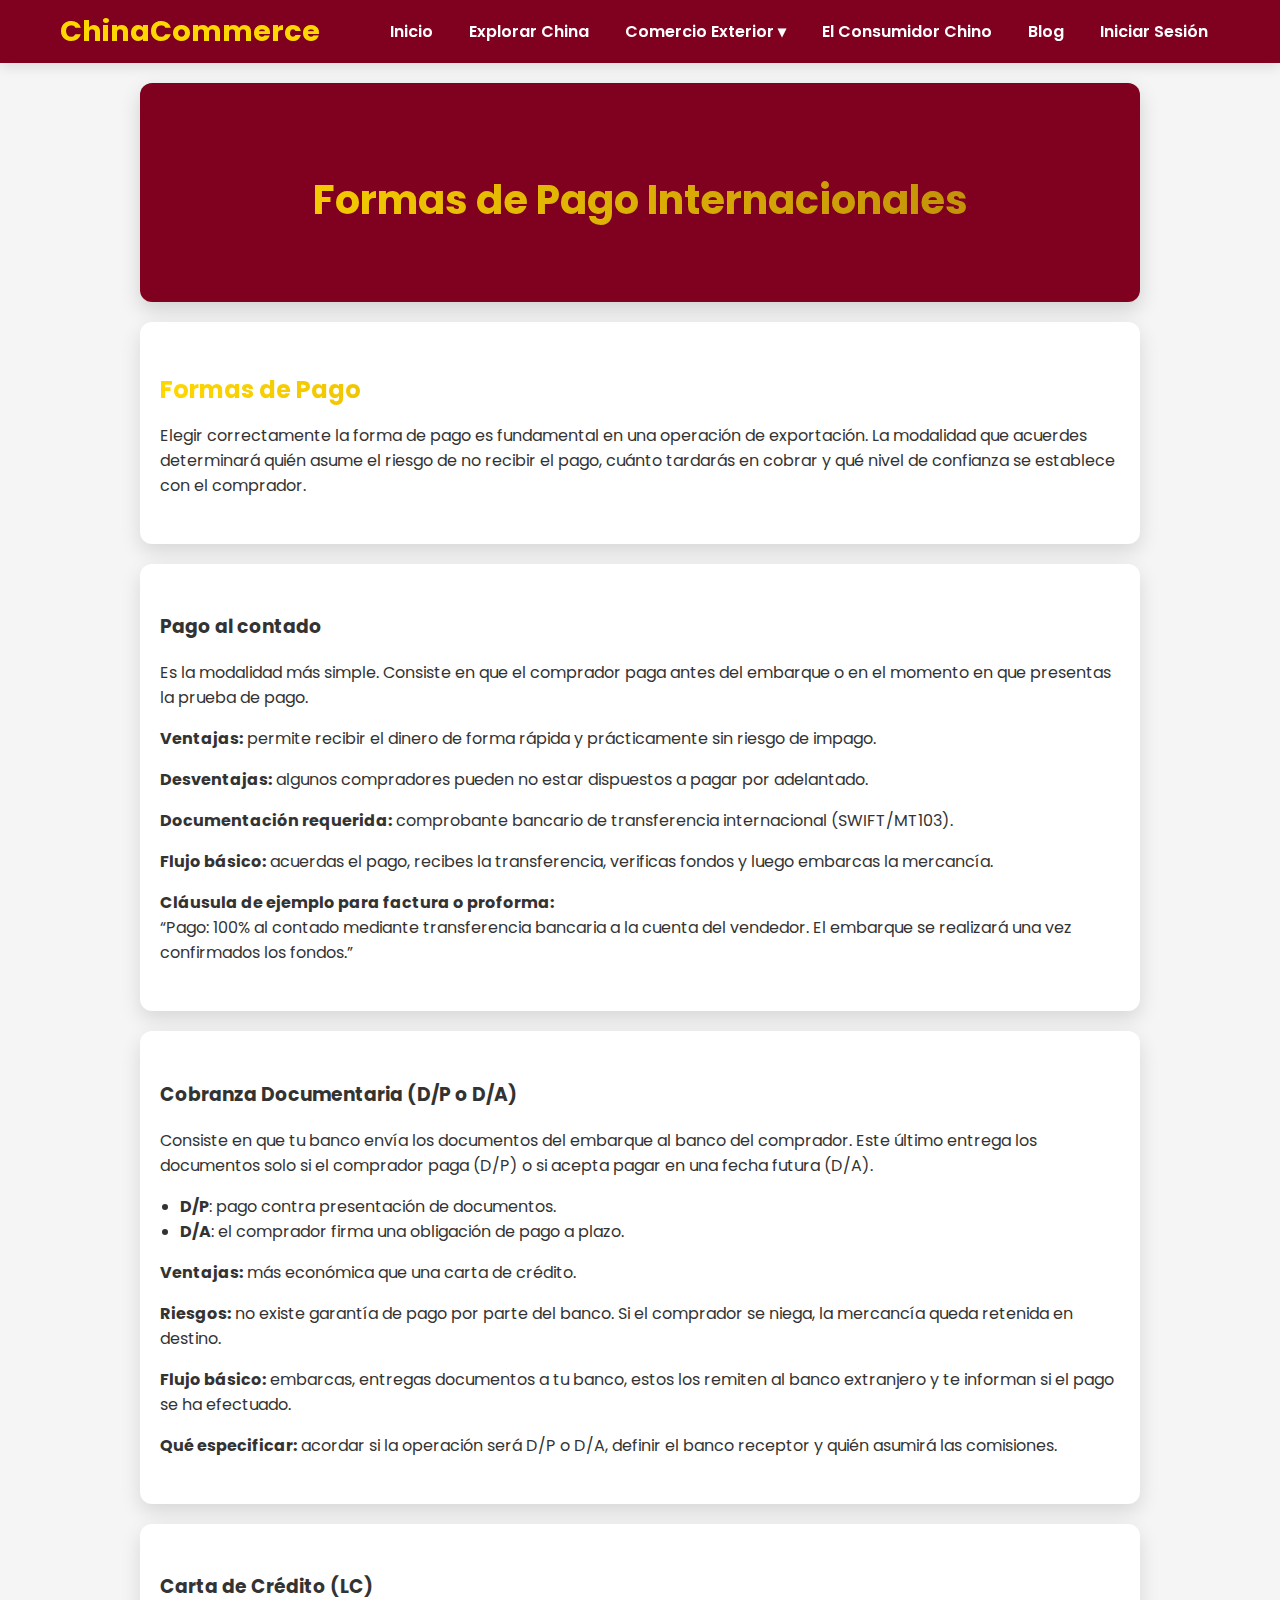
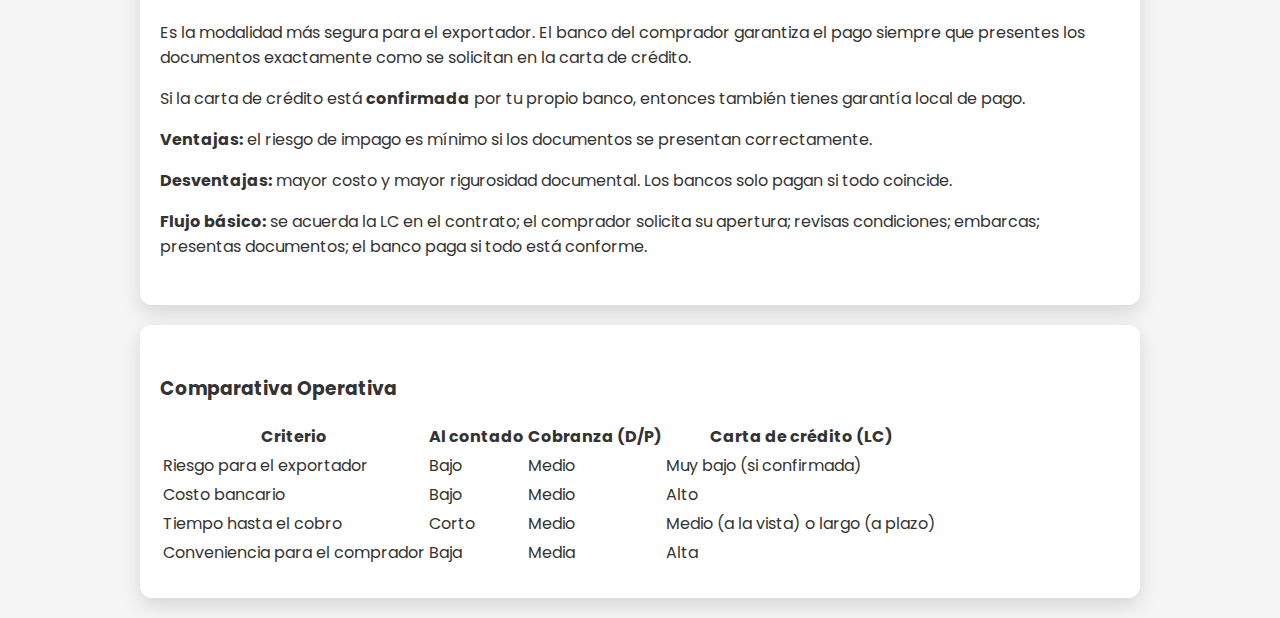
<file: pagos.html>
<!DOCTYPE html>
<html lang="es">
<head>
  <meta charset="UTF-8" />
  <meta name="viewport" content="width=device-width, initial-scale=1.0" />
  <title>ChinaCommerce — Formas de Pago Internacionales</title>

  <!-- Fuente -->
  <link href="https://fonts.googleapis.com/css2?family=Poppins:wght@400;600&display=swap" rel="stylesheet" />

  <!-- Estilos -->
  <link rel="stylesheet" href="chinacolores.css" />
</head>
<body>

  <!-- Navbar principal -->
  <nav class="navbar">
    <div class="navbar-container">
      <div class="navbar-logo">ChinaCommerce</div>
      <ul class="navbar-links">
        <li><a href="index.html" class="nav-link active">Inicio</a></li>
        <li><a href="explorar.html" class="nav-link">Explorar China</a></li>
        <li class="dropdown">
          <a href="comercio.html" class="nav-link">Comercio Exterior ▾</a>
          <ul class="dropdown-menu">
            <li><a href="aduanas.html">Aduanas</a></li>
            <li><a href="beneficios.html">Beneficios</a></li>
            <li><a href="intermediarios.html">Intermediarios</a></li>
            <li><a href="contrato-compraventa.html">Contrato Compraventa</a></li>
            <li><a href="estrategia.html">Estrategia Exportadora</a></li>
            <li><a href="proceso.html">El Proceso de Exportar</a></li>
            <li><a href="pagos.html">Formas de Pago Internacionales</a></li>
            <li><a href="transporte.html">Transporte Internacional</a></li>
            <li><a href="seguro.html">Seguro de Transporte Internacional</a></li>
          </ul>
        </li>
        <li><a href="consumidor.html" class="nav-link">El Consumidor Chino</a></li>
        <li><a href="blog.html" class="nav-link">Blog</a></li>
        <li><a href="login.html" class="nav-link">Iniciar Sesión</a></li>
      </ul>
    </div>
  </nav>
  <!-- Contenido principal -->
  <main class="contenido">
    <section class="hero">
      <h1>Formas de Pago Internacionales</h1>
    </section>

    <section class="contenido-section">
<h2>Formas de Pago</h2>

    <p>Elegir correctamente la forma de pago es fundamental en una operación de exportación. La modalidad que acuerdes determinará quién asume el riesgo de no recibir el pago, cuánto tardarás en cobrar y qué nivel de confianza se establece con el comprador.</p>
</section>

<section class="contenido-section">
    <h3>Pago al contado</h3>
    <p>Es la modalidad más simple. Consiste en que el comprador paga antes del embarque o en el momento en que presentas la prueba de pago.</p>
    <p><strong>Ventajas:</strong> permite recibir el dinero de forma rápida y prácticamente sin riesgo de impago.</p>
    <p><strong>Desventajas:</strong> algunos compradores pueden no estar dispuestos a pagar por adelantado.</p>
    <p><strong>Documentación requerida:</strong> comprobante bancario de transferencia internacional (SWIFT/MT103).</p>
    <p><strong>Flujo básico:</strong> acuerdas el pago, recibes la transferencia, verificas fondos y luego embarcas la mercancía.</p>
    <p><strong>Cláusula de ejemplo para factura o proforma:</strong><br>“Pago: 100% al contado mediante transferencia bancaria a la cuenta del vendedor. El embarque se realizará una vez confirmados los fondos.”</p>
</section>

<section class="contenido-section">
    <h3>Cobranza Documentaria (D/P o D/A)</h3>
    <p>Consiste en que tu banco envía los documentos del embarque al banco del comprador. Este último entrega los documentos solo si el comprador paga (D/P) o si acepta pagar en una fecha futura (D/A).</p>
    <ul>
        <li><strong>D/P</strong>: pago contra presentación de documentos.</li>
        <li><strong>D/A</strong>: el comprador firma una obligación de pago a plazo.</li>
    </ul>
    <p><strong>Ventajas:</strong> más económica que una carta de crédito.</p>
    <p><strong>Riesgos:</strong> no existe garantía de pago por parte del banco. Si el comprador se niega, la mercancía queda retenida en destino.</p>
    <p><strong>Flujo básico:</strong> embarcas, entregas documentos a tu banco, estos los remiten al banco extranjero y te informan si el pago se ha efectuado.</p>
    <p><strong>Qué especificar:</strong> acordar si la operación será D/P o D/A, definir el banco receptor y quién asumirá las comisiones.</p>
</section>

<section class="contenido-section">
    <h3>Carta de Crédito (LC)</h3>
    <p>Es la modalidad más segura para el exportador. El banco del comprador garantiza el pago siempre que presentes los documentos exactamente como se solicitan en la carta de crédito.</p>
    <p>Si la carta de crédito está <strong>confirmada</strong> por tu propio banco, entonces también tienes garantía local de pago.</p>
    <p><strong>Ventajas:</strong> el riesgo de impago es mínimo si los documentos se presentan correctamente.</p>
    <p><strong>Desventajas:</strong> mayor costo y mayor rigurosidad documental. Los bancos solo pagan si todo coincide.</p>
    <p><strong>Flujo básico:</strong> se acuerda la LC en el contrato; el comprador solicita su apertura; revisas condiciones; embarcas; presentas documentos; el banco paga si todo está conforme.</p>
</section>

<section class="contenido-section">
    <h3>Comparativa Operativa</h3>
    <table>
        <tr>
            <th>Criterio</th>
            <th>Al contado</th>
            <th>Cobranza (D/P)</th>
            <th>Carta de crédito (LC)</th>
        </tr>
        <tr>
            <td>Riesgo para el exportador</td>
            <td>Bajo</td>
            <td>Medio</td>
            <td>Muy bajo (si confirmada)</td>
        </tr>
        <tr>
            <td>Costo bancario</td>
            <td>Bajo</td>
            <td>Medio</td>
            <td>Alto</td>
        </tr>
        <tr>
            <td>Tiempo hasta el cobro</td>
            <td>Corto</td>
            <td>Medio</td>
            <td>Medio (a la vista) o largo (a plazo)</td>
        </tr>
        <tr>
            <td>Conveniencia para el comprador</td>
            <td>Baja</td>
            <td>Media</td>
            <td>Alta</td>
        </tr>
    </table>
</section>

  </main>

  <script src="script.js"></script>
</body>
</html>
</file>
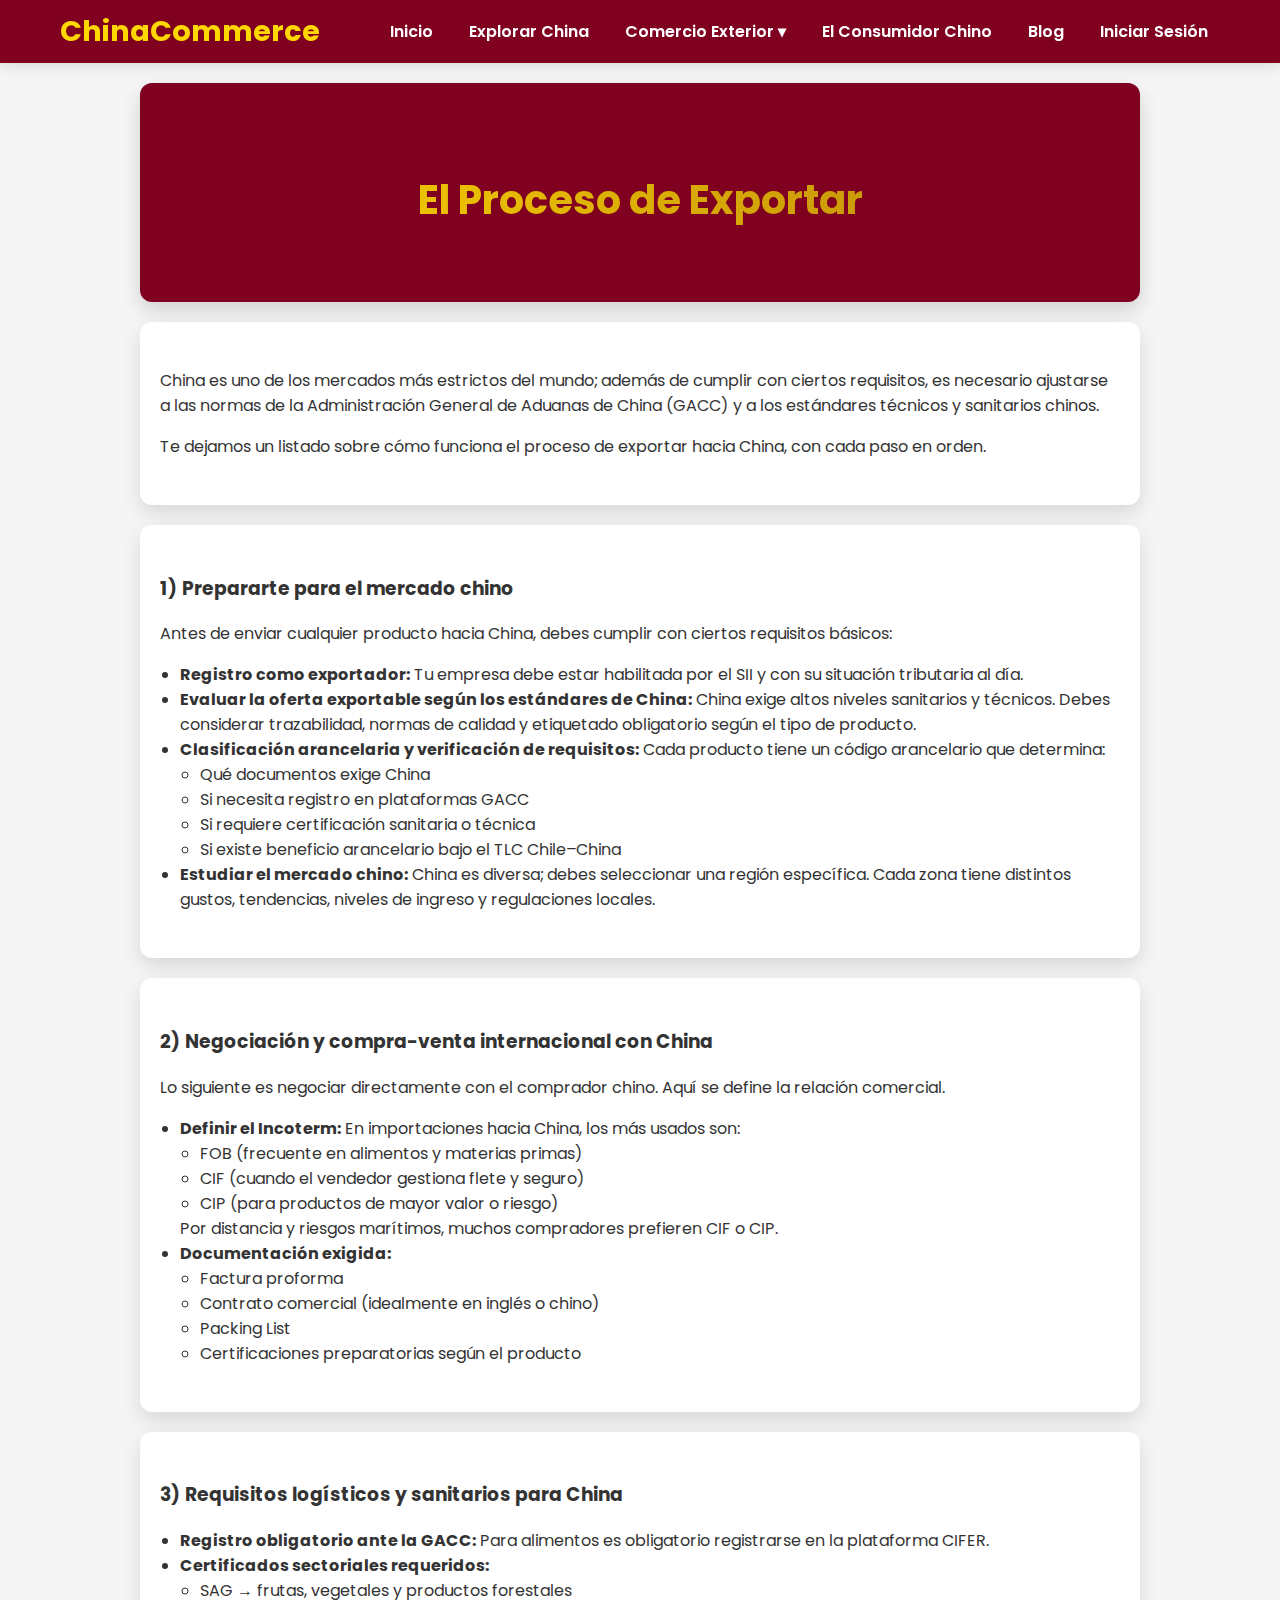
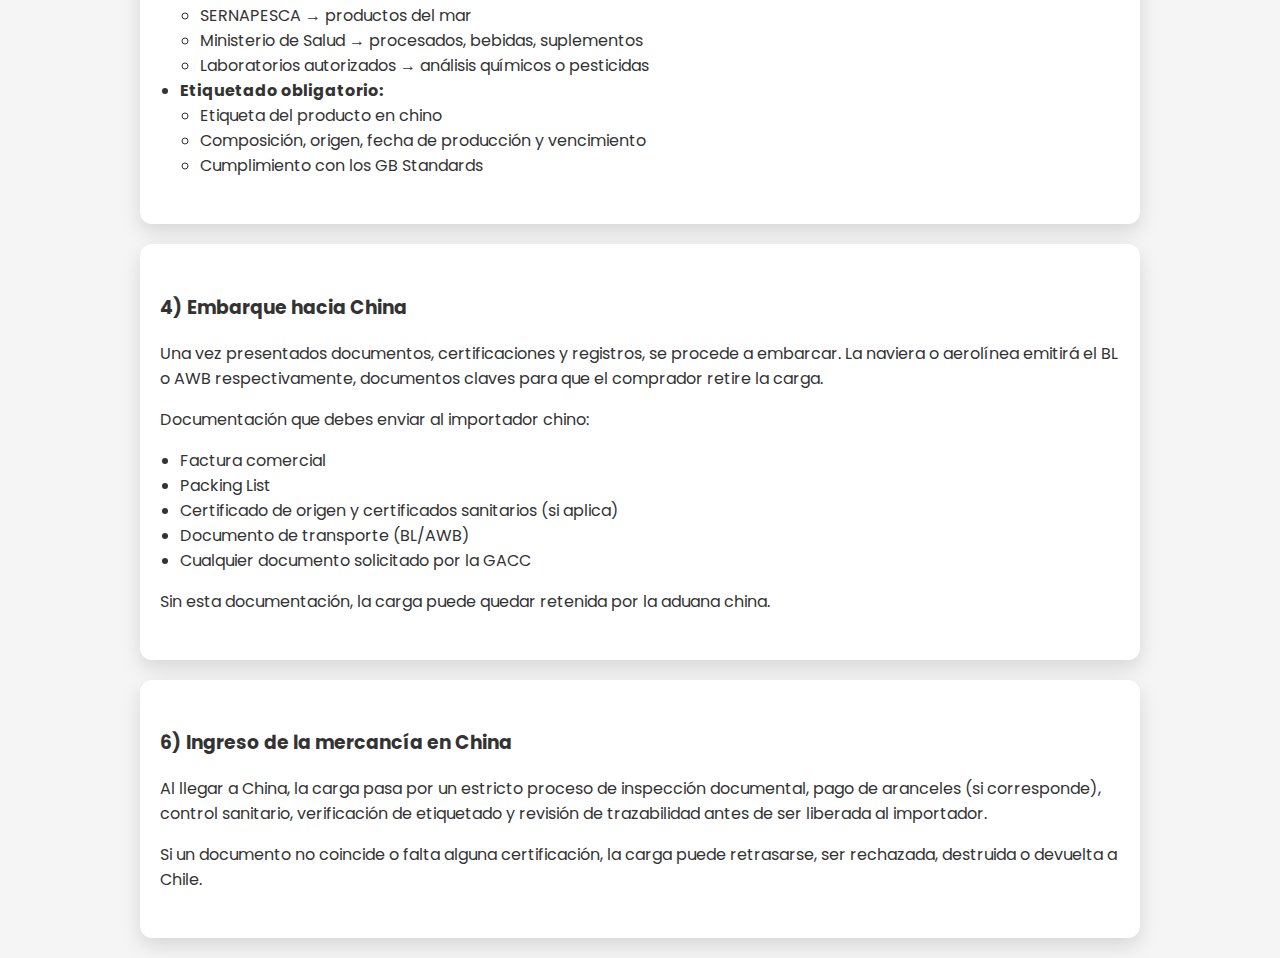
<file: proceso.html>
<!DOCTYPE html>
<html lang="es">
<head>
  <meta charset="UTF-8" />
  <meta name="viewport" content="width=device-width, initial-scale=1.0" />
  <title>ChinaCommerce — El Proceso de Exportar</title>

  <!-- Fuente -->
  <link href="https://fonts.googleapis.com/css2?family=Poppins:wght@400;600&display=swap" rel="stylesheet" />

  <!-- Estilos -->
  <link rel="stylesheet" href="chinacolores.css" />
</head>
<body>

  <!-- Navbar principal -->
  <nav class="navbar">
    <div class="navbar-container">
      <div class="navbar-logo">ChinaCommerce</div>
      <ul class="navbar-links">
        <li><a href="index.html" class="nav-link active">Inicio</a></li>
        <li><a href="explorar.html" class="nav-link">Explorar China</a></li>
        <li class="dropdown">
          <a href="comercio.html" class="nav-link">Comercio Exterior ▾</a>
          <ul class="dropdown-menu">
            <li><a href="aduanas.html">Aduanas</a></li>
            <li><a href="beneficios.html">Beneficios</a></li>
            <li><a href="intermediarios.html">Intermediarios</a></li>
            <li><a href="contrato-compraventa.html">Contrato Compraventa</a></li>
            <li><a href="estrategia.html">Estrategia Exportadora</a></li>
            <li><a href="proceso.html">El Proceso de Exportar</a></li>
            <li><a href="pagos.html">Formas de Pago Internacionales</a></li>
            <li><a href="transporte.html">Transporte Internacional</a></li>
            <li><a href="seguro.html">Seguro de Transporte Internacional</a></li>
          </ul>
        </li>
        <li><a href="consumidor.html" class="nav-link">El Consumidor Chino</a></li>
        <li><a href="blog.html" class="nav-link">Blog</a></li>
        <li><a href="login.html" class="nav-link">Iniciar Sesión</a></li>
      </ul>
    </div>
  </nav>
  <!-- Contenido principal -->
  <main class="contenido">
    <section class="hero">
      <h1>El Proceso de Exportar</h1>
    </section>

    <section class="contenido-section">
    <p>
        China es uno de los mercados más estrictos del mundo; además de cumplir con ciertos requisitos, 
        es necesario ajustarse a las normas de la Administración General de Aduanas de China (GACC) 
        y a los estándares técnicos y sanitarios chinos.
    </p>
    <p>
        Te dejamos un listado sobre cómo funciona el proceso de exportar hacia China, con cada paso en orden.
    </p>
</section>

<section class="contenido-section">
    <h3>1) Prepararte para el mercado chino</h3>
    <p>
        Antes de enviar cualquier producto hacia China, debes cumplir con ciertos requisitos básicos:
    </p>

    <ul>
        <li><strong>Registro como exportador:</strong> Tu empresa debe estar habilitada por el SII y con su situación tributaria al día.</li>

        <li><strong>Evaluar la oferta exportable según los estándares de China:</strong> 
            China exige altos niveles sanitarios y técnicos. Debes considerar trazabilidad, normas de calidad 
            y etiquetado obligatorio según el tipo de producto.
        </li>

        <li><strong>Clasificación arancelaria y verificación de requisitos:</strong>
            Cada producto tiene un código arancelario que determina:
            <ul>
                <li>Qué documentos exige China</li>
                <li>Si necesita registro en plataformas GACC</li>
                <li>Si requiere certificación sanitaria o técnica</li>
                <li>Si existe beneficio arancelario bajo el TLC Chile–China</li>
            </ul>
        </li>

        <li><strong>Estudiar el mercado chino:</strong> 
            China es diversa; debes seleccionar una región específica. Cada zona tiene distintos gustos, 
            tendencias, niveles de ingreso y regulaciones locales.
        </li>
    </ul>
</section>

<section class="contenido-section">
    <h3>2) Negociación y compra-venta internacional con China</h3>
    <p>Lo siguiente es negociar directamente con el comprador chino. Aquí se define la relación comercial.</p>

    <ul>
        <li><strong>Definir el Incoterm:</strong>  
            En importaciones hacia China, los más usados son:
            <ul>
                <li>FOB (frecuente en alimentos y materias primas)</li>
                <li>CIF (cuando el vendedor gestiona flete y seguro)</li>
                <li>CIP (para productos de mayor valor o riesgo)</li>
            </ul>
            Por distancia y riesgos marítimos, muchos compradores prefieren CIF o CIP.
        </li>

        <li><strong>Documentación exigida:</strong>  
            <ul>
                <li>Factura proforma</li>
                <li>Contrato comercial (idealmente en inglés o chino)</li>
                <li>Packing List</li>
                <li>Certificaciones preparatorias según el producto</li>
            </ul>
        </li>
    </ul>
</section>

<section class="contenido-section">
    <h3>3) Requisitos logísticos y sanitarios para China</h3>

    <ul>
        <li><strong>Registro obligatorio ante la GACC:</strong>  
            Para alimentos es obligatorio registrarse en la plataforma CIFER.
        </li>

        <li><strong>Certificados sectoriales requeridos:</strong>
            <ul>
                <li>SAG → frutas, vegetales y productos forestales</li>
                <li>SERNAPESCA → productos del mar</li>
                <li>Ministerio de Salud → procesados, bebidas, suplementos</li>
                <li>Laboratorios autorizados → análisis químicos o pesticidas</li>
            </ul>
        </li>

        <li><strong>Etiquetado obligatorio:</strong>
            <ul>
                <li>Etiqueta del producto en chino</li>
                <li>Composición, origen, fecha de producción y vencimiento</li>
                <li>Cumplimiento con los GB Standards</li>
            </ul>
        </li>
    </ul>
</section>

<section class="contenido-section">
    <h3>4) Embarque hacia China</h3>
    <p>
        Una vez presentados documentos, certificaciones y registros, se procede a embarcar. 
        La naviera o aerolínea emitirá el BL o AWB respectivamente, documentos claves para que 
        el comprador retire la carga.
    </p>

    <p>Documentación que debes enviar al importador chino:</p>
    <ul>
        <li>Factura comercial</li>
        <li>Packing List</li>
        <li>Certificado de origen y certificados sanitarios (si aplica)</li>
        <li>Documento de transporte (BL/AWB)</li>
        <li>Cualquier documento solicitado por la GACC</li>
    </ul>

    <p>Sin esta documentación, la carga puede quedar retenida por la aduana china.</p>
</section>

<section class="contenido-section">
    <h3>6) Ingreso de la mercancía en China</h3>
    <p>
        Al llegar a China, la carga pasa por un estricto proceso de inspección documental, 
        pago de aranceles (si corresponde), control sanitario, verificación de etiquetado 
        y revisión de trazabilidad antes de ser liberada al importador.
    </p>

    <p>
        Si un documento no coincide o falta alguna certificación, la carga puede retrasarse, 
        ser rechazada, destruida o devuelta a Chile.
    </p>
</section>

  </main>

  <script src="script.js"></script>
</body>
</html>
</file>
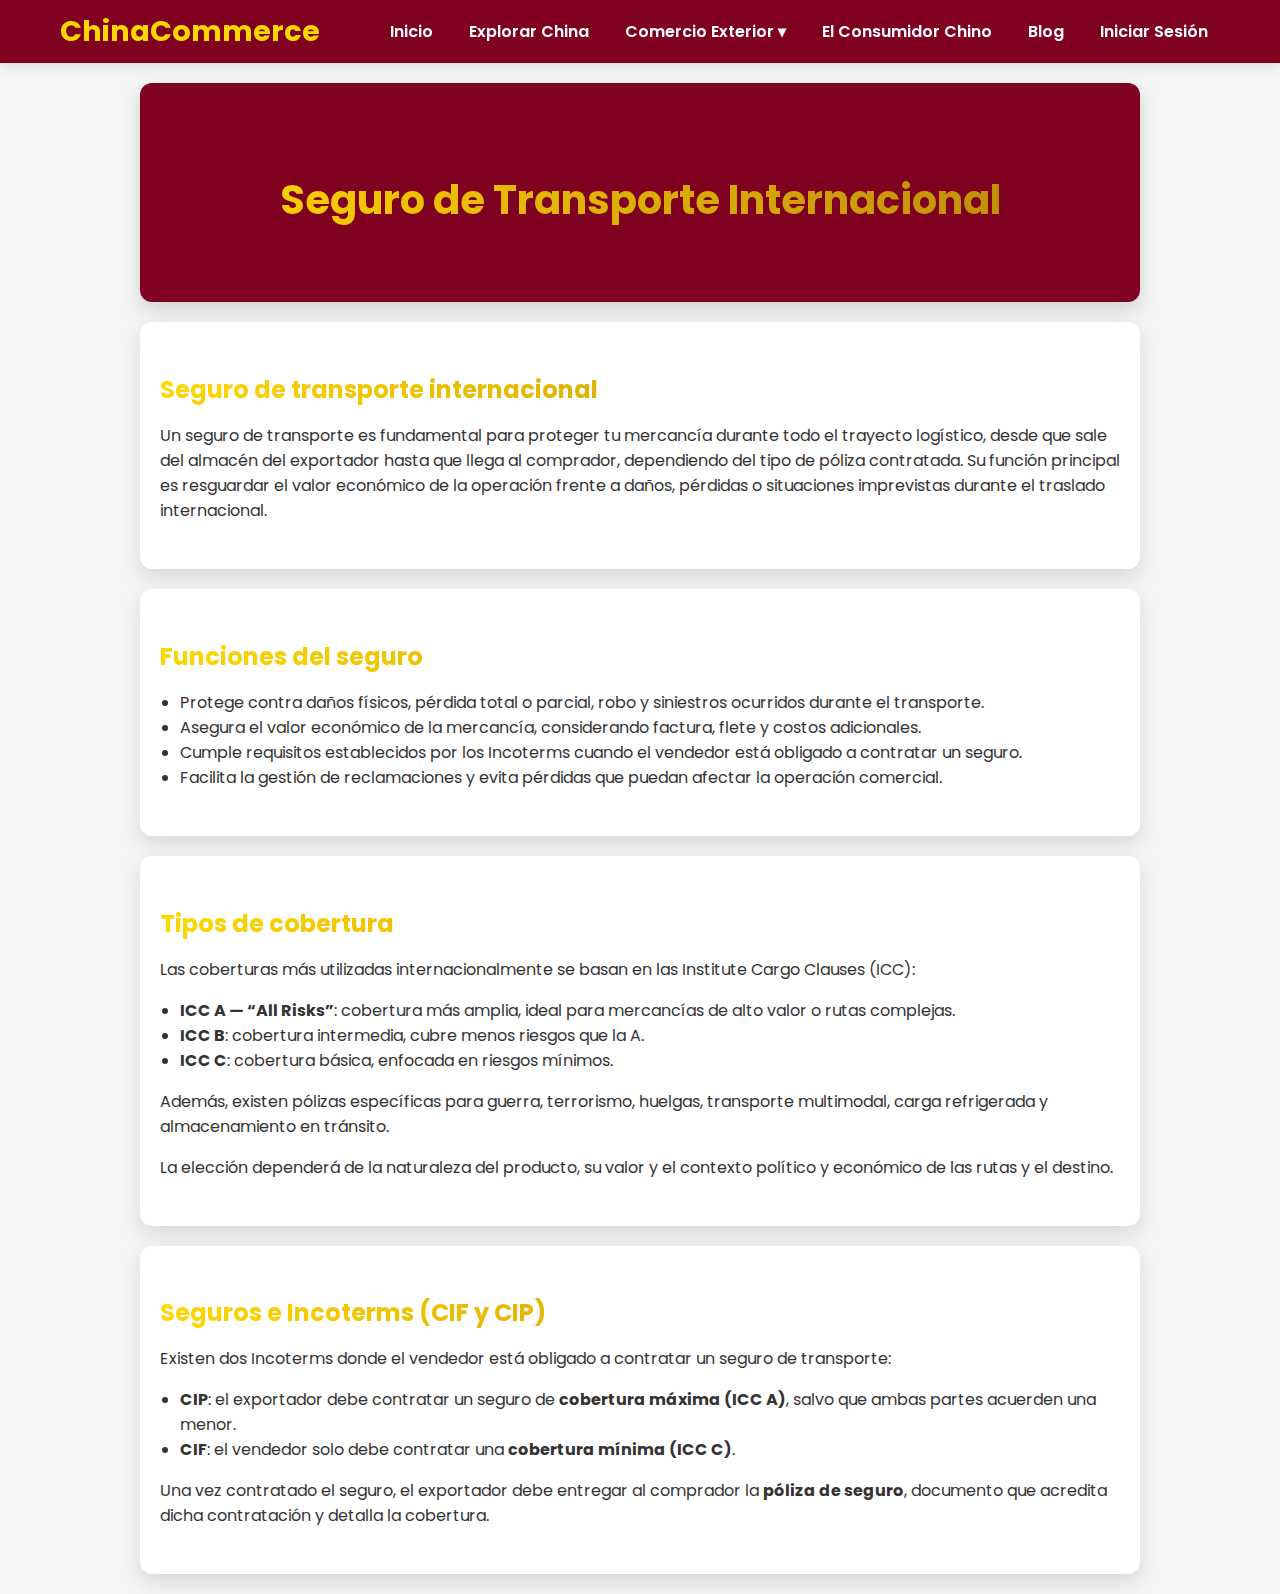
<file: seguro.html>
<!DOCTYPE html>
<html lang="es">
<head>
  <meta charset="UTF-8" />
  <meta name="viewport" content="width=device-width, initial-scale=1.0" />
  <title>ChinaCommerce — Seguro de Transporte Internacional</title>

  <!-- Fuente -->
  <link href="https://fonts.googleapis.com/css2?family=Poppins:wght@400;600&display=swap" rel="stylesheet" />

  <!-- Estilos -->
  <link rel="stylesheet" href="chinacolores.css" />
</head>
<body>

  <!-- Navbar principal -->
  <nav class="navbar">
    <div class="navbar-container">
      <div class="navbar-logo">ChinaCommerce</div>
      <ul class="navbar-links">
        <li><a href="index.html" class="nav-link active">Inicio</a></li>
        <li><a href="explorar.html" class="nav-link">Explorar China</a></li>
        <li class="dropdown">
          <a href="comercio.html" class="nav-link">Comercio Exterior ▾</a>
          <ul class="dropdown-menu">
            <li><a href="aduanas.html">Aduanas</a></li>
            <li><a href="beneficios.html">Beneficios</a></li>
            <li><a href="intermediarios.html">Intermediarios</a></li>
            <li><a href="contrato-compraventa.html">Contrato Compraventa</a></li>
            <li><a href="estrategia.html">Estrategia Exportadora</a></li>
            <li><a href="proceso.html">El Proceso de Exportar</a></li>
            <li><a href="pagos.html">Formas de Pago Internacionales</a></li>
            <li><a href="transporte.html">Transporte Internacional</a></li>
            <li><a href="seguro.html">Seguro de Transporte Internacional</a></li>
          </ul>
        </li>
        <li><a href="consumidor.html" class="nav-link">El Consumidor Chino</a></li>
        <li><a href="blog.html" class="nav-link">Blog</a></li>
        <li><a href="login.html" class="nav-link">Iniciar Sesión</a></li>
      </ul>
    </div>
  </nav>
  <!-- Contenido principal -->
  <main class="contenido">
    <section class="hero">
      <h1>Seguro de Transporte Internacional</h1>
    </section>

    <section class="contenido-section">


    <h2>Seguro de transporte internacional</h2>
    <p>Un seguro de transporte es fundamental para proteger tu mercancía durante todo el trayecto logístico, desde que sale del almacén del exportador hasta que llega al comprador, dependiendo del tipo de póliza contratada. Su función principal es resguardar el valor económico de la operación frente a daños, pérdidas o situaciones imprevistas durante el traslado internacional.</p>
</section>


<section class="contenido-section">
  <h2>Funciones del seguro</h2>
    <ul>
        <li>Protege contra daños físicos, pérdida total o parcial, robo y siniestros ocurridos durante el transporte.</li>
        <li>Asegura el valor económico de la mercancía, considerando factura, flete y costos adicionales.</li>
        <li>Cumple requisitos establecidos por los Incoterms cuando el vendedor está obligado a contratar un seguro.</li>
        <li>Facilita la gestión de reclamaciones y evita pérdidas que puedan afectar la operación comercial.</li>
    </ul>
</section>


<section class="contenido-section">
  <h2>Tipos de cobertura</h2>
    <p>Las coberturas más utilizadas internacionalmente se basan en las Institute Cargo Clauses (ICC):</p>
    <ul>
        <li><strong>ICC A — “All Risks”</strong>: cobertura más amplia, ideal para mercancías de alto valor o rutas complejas.</li>
        <li><strong>ICC B</strong>: cobertura intermedia, cubre menos riesgos que la A.</li>
        <li><strong>ICC C</strong>: cobertura básica, enfocada en riesgos mínimos.</li>
    </ul>
    <p>Además, existen pólizas específicas para guerra, terrorismo, huelgas, transporte multimodal, carga refrigerada y almacenamiento en tránsito.</p>
    <p>La elección dependerá de la naturaleza del producto, su valor y el contexto político y económico de las rutas y el destino.</p>
</section>


<section class="contenido-section">
  <h2>Seguros e Incoterms (CIF y CIP)</h2>
    <p>Existen dos Incoterms donde el vendedor está obligado a contratar un seguro de transporte:</p>
    <ul>
        <li><strong>CIP</strong>: el exportador debe contratar un seguro de <strong>cobertura máxima (ICC A)</strong>, salvo que ambas partes acuerden una menor.</li>
        <li><strong>CIF</strong>: el vendedor solo debe contratar una <strong>cobertura mínima (ICC C)</strong>.</li>
    </ul>
    <p>Una vez contratado el seguro, el exportador debe entregar al comprador la <strong>póliza de seguro</strong>, documento que acredita dicha contratación y detalla la cobertura.</p>
</section>

  </main>

  <script src="script.js"></script>
</body>
</html>
</file>
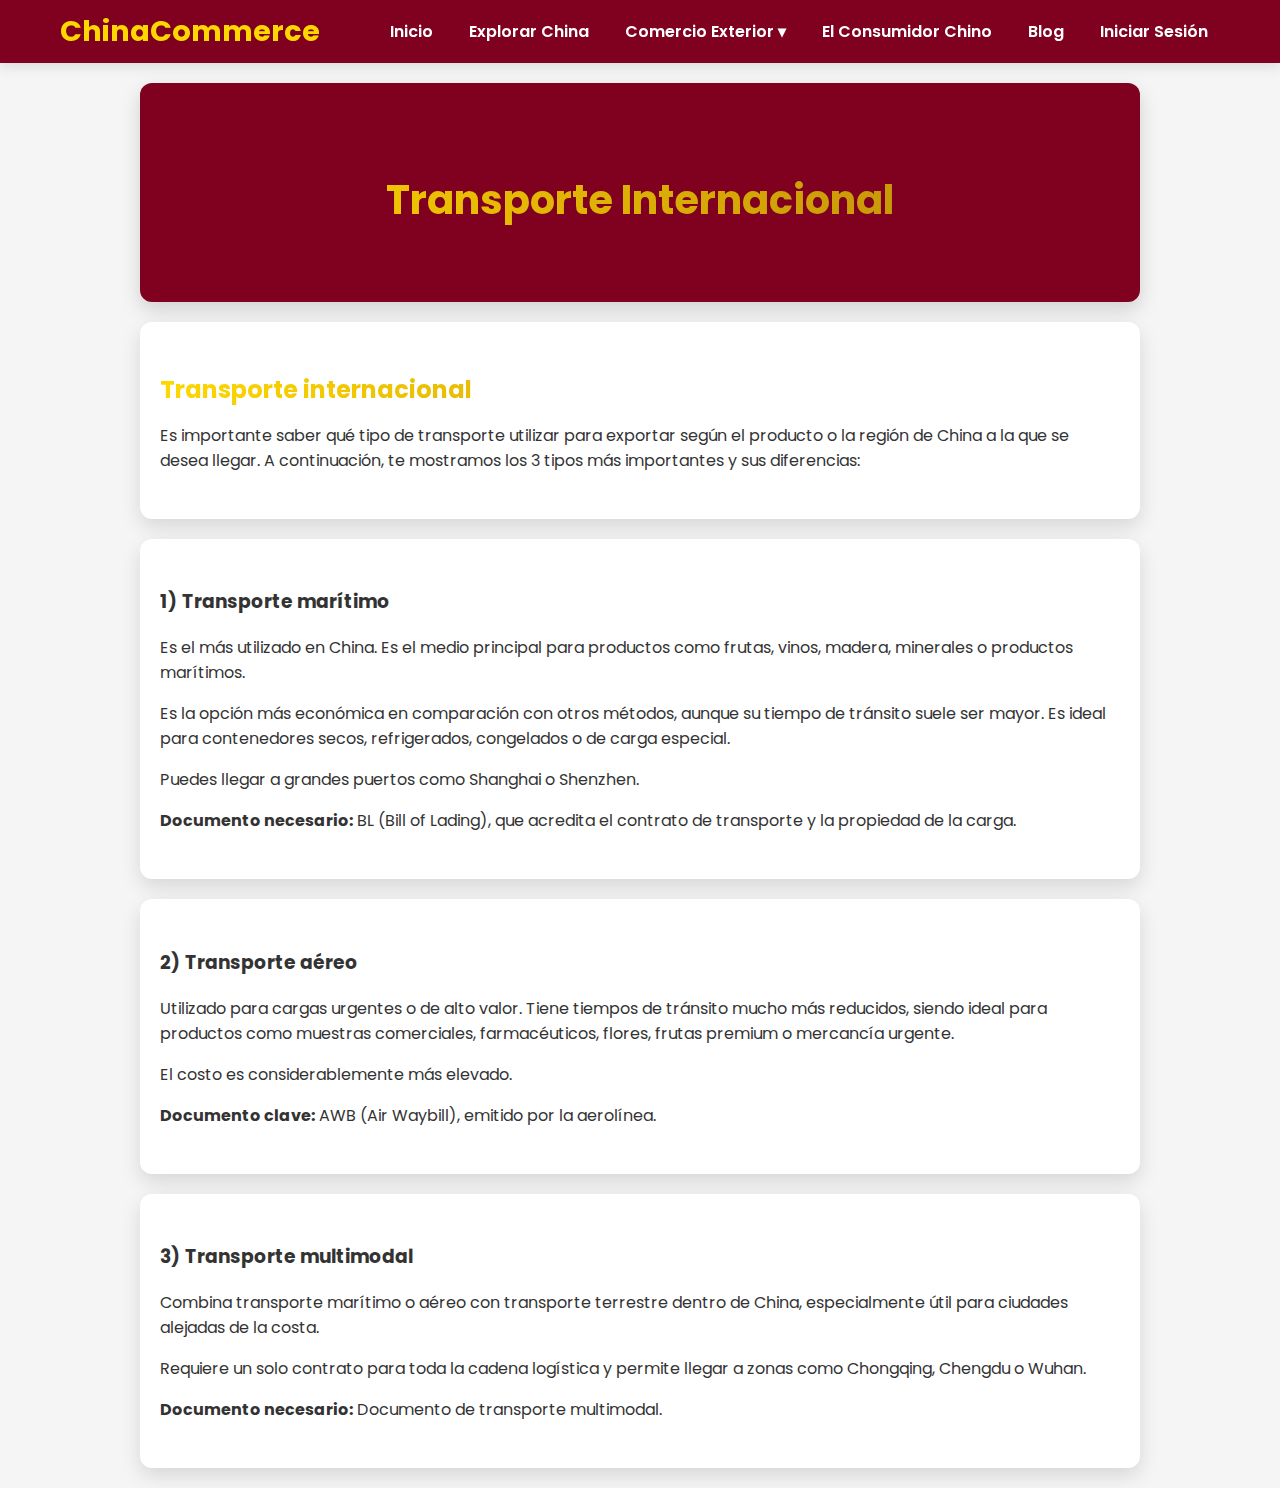
<file: transporte.html>
<!DOCTYPE html>
<html lang="es">
<head>
  <meta charset="UTF-8" />
  <meta name="viewport" content="width=device-width, initial-scale=1.0" />
  <title>ChinaCommerce — Transporte Internacional</title>

  <!-- Fuente -->
  <link href="https://fonts.googleapis.com/css2?family=Poppins:wght@400;600&display=swap" rel="stylesheet" />

  <!-- Estilos -->
  <link rel="stylesheet" href="chinacolores.css" />
</head>
<body>

  <!-- Navbar principal -->
  <nav class="navbar">
    <div class="navbar-container">
      <div class="navbar-logo">ChinaCommerce</div>
      <ul class="navbar-links">
        <li><a href="index.html" class="nav-link active">Inicio</a></li>
        <li><a href="explorar.html" class="nav-link">Explorar China</a></li>
        <li class="dropdown">
          <a href="comercio.html" class="nav-link">Comercio Exterior ▾</a>
          <ul class="dropdown-menu">
            <li><a href="aduanas.html">Aduanas</a></li>
            <li><a href="beneficios.html">Beneficios</a></li>
            <li><a href="intermediarios.html">Intermediarios</a></li>
            <li><a href="contrato-compraventa.html">Contrato Compraventa</a></li>
            <li><a href="estrategia.html">Estrategia Exportadora</a></li>
            <li><a href="proceso.html">El Proceso de Exportar</a></li>
            <li><a href="pagos.html">Formas de Pago Internacionales</a></li>
            <li><a href="transporte.html">Transporte Internacional</a></li>
            <li><a href="seguro.html">Seguro de Transporte Internacional</a></li>
          </ul>
        </li>
        <li><a href="consumidor.html" class="nav-link">El Consumidor Chino</a></li>
        <li><a href="blog.html" class="nav-link">Blog</a></li>
        <li><a href="login.html" class="nav-link">Iniciar Sesión</a></li>
      </ul>
    </div>
  </nav>

  <!-- Contenido principal -->
  <main class="contenido">
    <section class="hero">
      <h1>Transporte Internacional</h1>
    </section>

    <section class="contenido-section">

<h2>Transporte internacional</h2>

    <p>
        Es importante saber qué tipo de transporte utilizar para exportar según el producto 
        o la región de China a la que se desea llegar. A continuación, te mostramos los 3 tipos 
        más importantes y sus diferencias:
    </p>
</section>

<section class="contenido-section">
    <h3>1) Transporte marítimo</h3>
    <p>
        Es el más utilizado en China. Es el medio principal para productos como frutas, vinos, madera, 
        minerales o productos marítimos.
    </p>
    <p>
        Es la opción más económica en comparación con otros métodos, aunque su tiempo de tránsito suele 
        ser mayor. Es ideal para contenedores secos, refrigerados, congelados o de carga especial.
    </p>
    <p>Puedes llegar a grandes puertos como Shanghai o Shenzhen.</p>
    <p><strong>Documento necesario:</strong> BL (Bill of Lading), que acredita el contrato de transporte y la propiedad de la carga.</p>
</section>

<section class="contenido-section">
    <h3>2) Transporte aéreo</h3>
    <p>
        Utilizado para cargas urgentes o de alto valor. Tiene tiempos de tránsito mucho más reducidos, 
        siendo ideal para productos como muestras comerciales, farmacéuticos, flores, frutas premium 
        o mercancía urgente.
    </p>
    <p>El costo es considerablemente más elevado.</p>
    <p><strong>Documento clave:</strong> AWB (Air Waybill), emitido por la aerolínea.</p>
</section>

<section class="contenido-section">
    <h3>3) Transporte multimodal</h3>
    <p>
        Combina transporte marítimo o aéreo con transporte terrestre dentro de China, especialmente útil 
        para ciudades alejadas de la costa.
    </p>
    <p>
        Requiere un solo contrato para toda la cadena logística y permite llegar a zonas como Chongqing, 
        Chengdu o Wuhan.
    </p>
    <p><strong>Documento necesario:</strong> Documento de transporte multimodal.</p>
</section>

  </main>

  <script src="script.js"></script>
</body>
</html>
</file>
<file: chinacolores.css>
/* =========================
   chinacommerce.css
   ========================= */

/* Fuente general y estilo base */
:root{
  --primary: #800020;
  --gold: #FFD700;
  --gold-dark: #b8860b;
  --bg: #f5f5f5;
  --card-bg: #fff;
  --text: #333;
  --maxw: 1200px;
}

* { box-sizing: border-box; }
body {
  margin: 0;
  font-family: 'Poppins', sans-serif;
  background: var(--bg);
  color: var(--text);
  scroll-behavior: smooth;
}

/* -------------------------
   Navbar principal
   ------------------------- */
.navbar {
  background: var(--primary);
  color: #fff;
  padding: 10px 0;
  position: sticky;
  top: 0;
  z-index: 100;
  box-shadow: 0 4px 12px rgba(0,0,0,0.1);
}

.navbar-container {
  display: flex;
  align-items: center;
  justify-content: space-between;
  max-width: var(--maxw);
  margin: 0 auto;
  padding: 0 20px;
  flex-wrap: wrap;
}

.navbar-logo {
  font-size: 1.8rem;
  font-weight: 700;
  color: var(--gold);
  white-space: nowrap;
}

.navbar-links {
  display: flex;
  gap: 12px;
  list-style: none;
  margin: 0;
  padding: 0;
  align-items: center;
}

.navbar-links li { white-space: nowrap; position: relative; }

.navbar a {
  color: #fff;
  text-decoration: none;
  font-weight: 600;
  padding: 6px 12px;
  border-radius: 6px;
  transition: 0.3s;
  display: inline-block;
}

.navbar a:hover {
  background: linear-gradient(90deg, var(--gold), var(--gold-dark));
  color: #fff;
}

.navbar a.active {
  background: linear-gradient(90deg, var(--gold), var(--gold-dark));
  color: #fff;
}

/* -------------------------
   Dropdown (Comercio Exterior)
   ------------------------- */
.dropdown { position: relative; }

/* Menu oculto por defecto */
.dropdown-menu {
  display: none;
  position: absolute;
  top: calc(100% + 6px);
  left: 0;
  background: var(--primary);
  border-radius: 8px;
  min-width: 240px;
  box-shadow: 0 8px 20px rgba(0,0,0,0.15);
  list-style: none;
  margin: 0;
  padding: 8px 0;
  z-index: 200;
}

/* Items del dropdown */
.dropdown-menu li { margin: 0; padding: 0; }
.dropdown-menu li a {
  display: block;
  padding: 10px 16px;
  color: #fff;
  font-weight: 500;
  text-decoration: none;
  transition: 0.22s;
  border-radius: 6px;
  margin: 4px 8px;
}

.dropdown-menu li a:hover {
  background: linear-gradient(90deg, var(--gold), var(--gold-dark));
  color: #fff;
}

/* Mostrar el menú al hover (desktop) */
.dropdown:hover .dropdown-menu { display: block; }

/* -------------------------
   Hero principal
   ------------------------- */
.hero {
  background: var(--primary);
  color: #fff;
  text-align: center;
  padding: 60px 20px;
  border-radius: 12px;
  margin: 20px auto;
  max-width: 1000px;
  box-shadow: 0 8px 20px rgba(0,0,0,0.15);
}

.hero h1 {
  font-size: 2.5rem;
  margin-bottom: 12px;
  background: linear-gradient(90deg, var(--gold), var(--gold-dark));
  -webkit-background-clip: text;
  -webkit-text-fill-color: transparent;
}

.hero p {
  font-size: 1.05rem;
  max-width: 720px;
  margin: 0 auto 18px auto;
}

.hero button {
  padding: 10px 25px;
  background: var(--gold);
  color: var(--primary);
  font-weight: 600;
  border: none;
  border-radius: 8px;
  cursor: pointer;
  transition: 0.3s;
  font-size: 1rem;
}

.hero button:hover { background: var(--gold-dark); color: #fff; }

/* -------------------------
   Secciones generales
   ------------------------- */
section {
  background: var(--card-bg);
  padding: 30px 20px;
  border-radius: 12px;
  max-width: 1000px;
  margin: 20px auto;
  box-shadow: 0 8px 20px rgba(0,0,0,0.12);
}

section h2 {
  background: linear-gradient(90deg, var(--gold), var(--gold-dark));
  -webkit-background-clip: text;
  -webkit-text-fill-color: transparent;
  margin-bottom: 15px;
}

section ul { padding-left: 20px; }

/* Subsections (comercio / consumidor) */
.subsection { background: var(--card-bg); padding: 25px 20px; border-radius: 12px; box-shadow: 0 8px 20px rgba(0,0,0,0.12); margin-bottom: 30px; }

/* Imágenes */
.section-image img { width: 100%; height: auto; border-radius: 10px; margin-bottom: 15px; }

/* Footer */
.footer {
  max-width: var(--maxw);
  margin: 20px auto;
  padding: 12px 20px;
  text-align: center;
  color: #666;
}

/* -------------------------
   Responsivo
   ------------------------- */
@media screen and (max-width: 1000px) {
  .navbar-links { flex-wrap: wrap; justify-content: center; margin-top: 8px; }
  .hero h1 { font-size: 2rem; }
  section { padding: 20px 15px; }
}

/* Ajustes específicos para pantallas pequeñas:
   - El dropdown se comporta como bloque normal */
@media screen and (max-width: 768px) {
  .dropdown-menu {
    position: static;
    box-shadow: none;
    border-radius: 0;
    min-width: 100%;
    display: none; /* se mostrará con JS si se quiere activar en móvil */
  }
  /* si prefieres que esté siempre visible en móvil, usa: display:block; */
}

/* Pequeño helper para que los enlaces de navbar se vean en móviles */
@media screen and (max-width: 480px) {
  .navbar-logo { font-size: 1.2rem; }
  .navbar a { padding: 8px 10px; font-size: 0.95rem; }
  .dropdown-menu li a { padding: 10px 12px; }
}

/* ===== Dropdown (menú desplegable) ===== */
.dropdown {
  position: relative;
}

.dropdown-menu {
  display: none;
  position: absolute;
  top: 100%;
  left: 0;
  background: #800020;
  border-radius: 8px;
  padding: 10px 0;
  box-shadow: 0 8px 16px rgba(0, 0, 0, 0.15);
  list-style: none;
  min-width: 240px;
  z-index: 1000;
}

.dropdown-menu li {
  white-space: nowrap;
}

.dropdown-menu a {
  display: block;
  padding: 10px 15px;
  color: #fff;
  text-decoration: none;
  transition: 0.3s;
  font-weight: 500;
}

.dropdown-menu a:hover {
  background: linear-gradient(90deg, #FFD700, #b8860b);
  color: #fff;
}

.dropdown:hover .dropdown-menu {
  display: block;
}

/* --- HERO --- */
.login-hero {
  background: linear-gradient(135deg, #c0392b, #8e44ad);
  color: white;
  text-align: center;
  padding: 6rem 2rem;
  background-size: cover;
  position: relative;
  overflow: hidden;
}
.hero-content {
  max-width: 700px;
  margin: 0 auto;
}
.hero-content h1 {
  font-size: 2.8rem;
  margin-bottom: 1rem;
}
.hero-content p {
  font-size: 1.2rem;
  opacity: 0.9;
}
/* === Solo los títulos específicos del login === */
.login-section > h2,
.plans-section > h2 {
  color: #ffffff !important;
  background: none !important;
  -webkit-background-clip: unset !important;
  -webkit-text-fill-color: #ffffff !important;
}
/* Forzar color blanco solo en ambos títulos */
.login-box h2,
.plans-section > h2 {
  color: #ffffff !important;
  background: none !important;
  -webkit-background-clip: unset !important;
  -webkit-text-fill-color: #ffffff !important;
}
</file>
